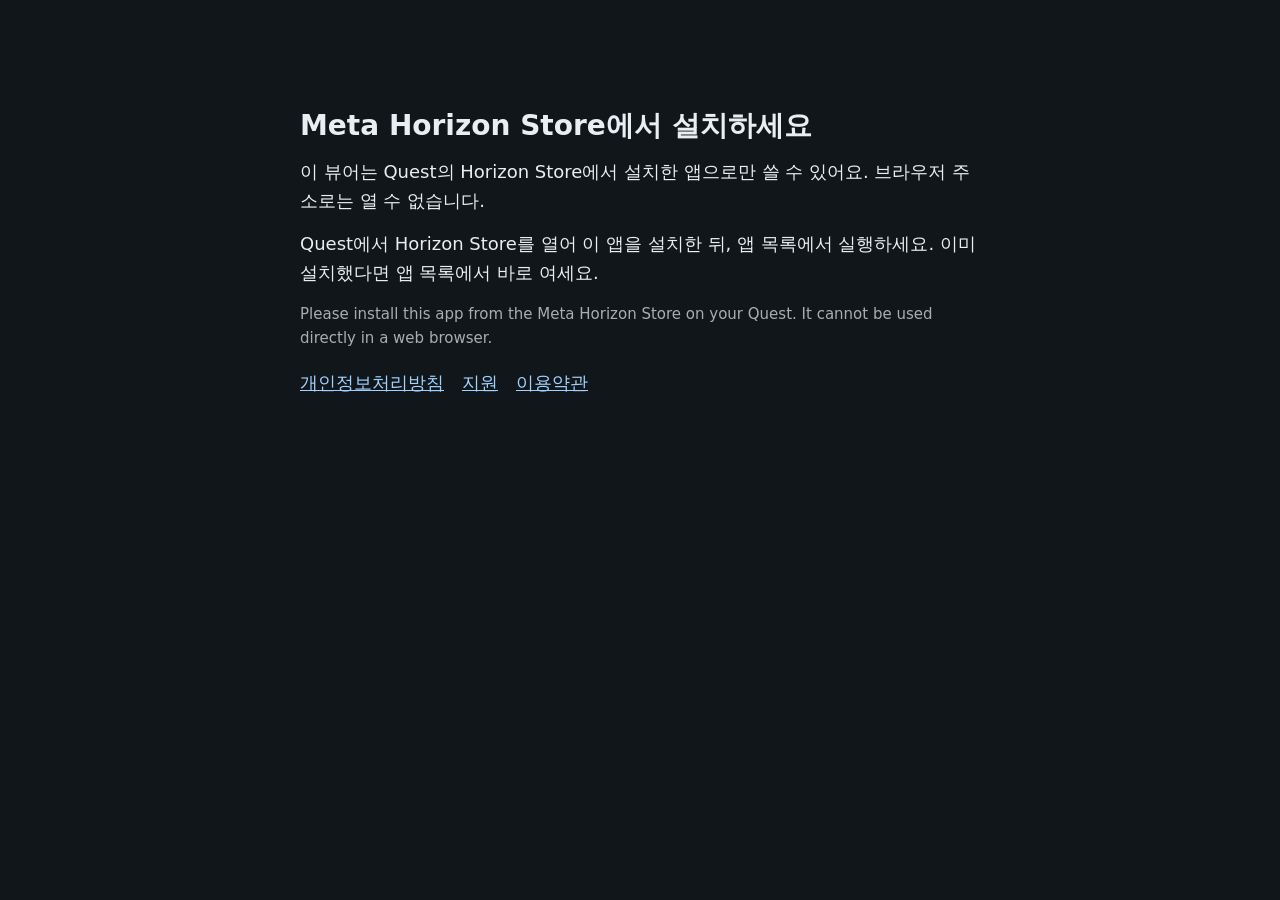
<file: sharp-gaussian-splatting-vr-toolkit/index.html>
<!doctype html>
<html lang="ko">
  <head>
    <meta charset="UTF-8" />
    <meta name="viewport" content="width=device-width, initial-scale=1.0" />
    <meta name="theme-color" content="#11161a" />
    <link rel="manifest" href="/sharp-gaussian-splatting-vr-toolkit/manifest.webmanifest" />
    <link rel="icon" type="image/png" sizes="192x192" href="/sharp-gaussian-splatting-vr-toolkit/icons/icon-192.png" />
    <link rel="apple-touch-icon" href="/sharp-gaussian-splatting-vr-toolkit/icons/apple-touch-icon.png" />
    <title>SHARP Quest Viewer</title>
    <script type="module" crossorigin src="/sharp-gaussian-splatting-vr-toolkit/assets/index-BC4L-KD7.js"></script>
  </head>
  <body>
    <div id="app"></div>
  </body>
</html>
</file>
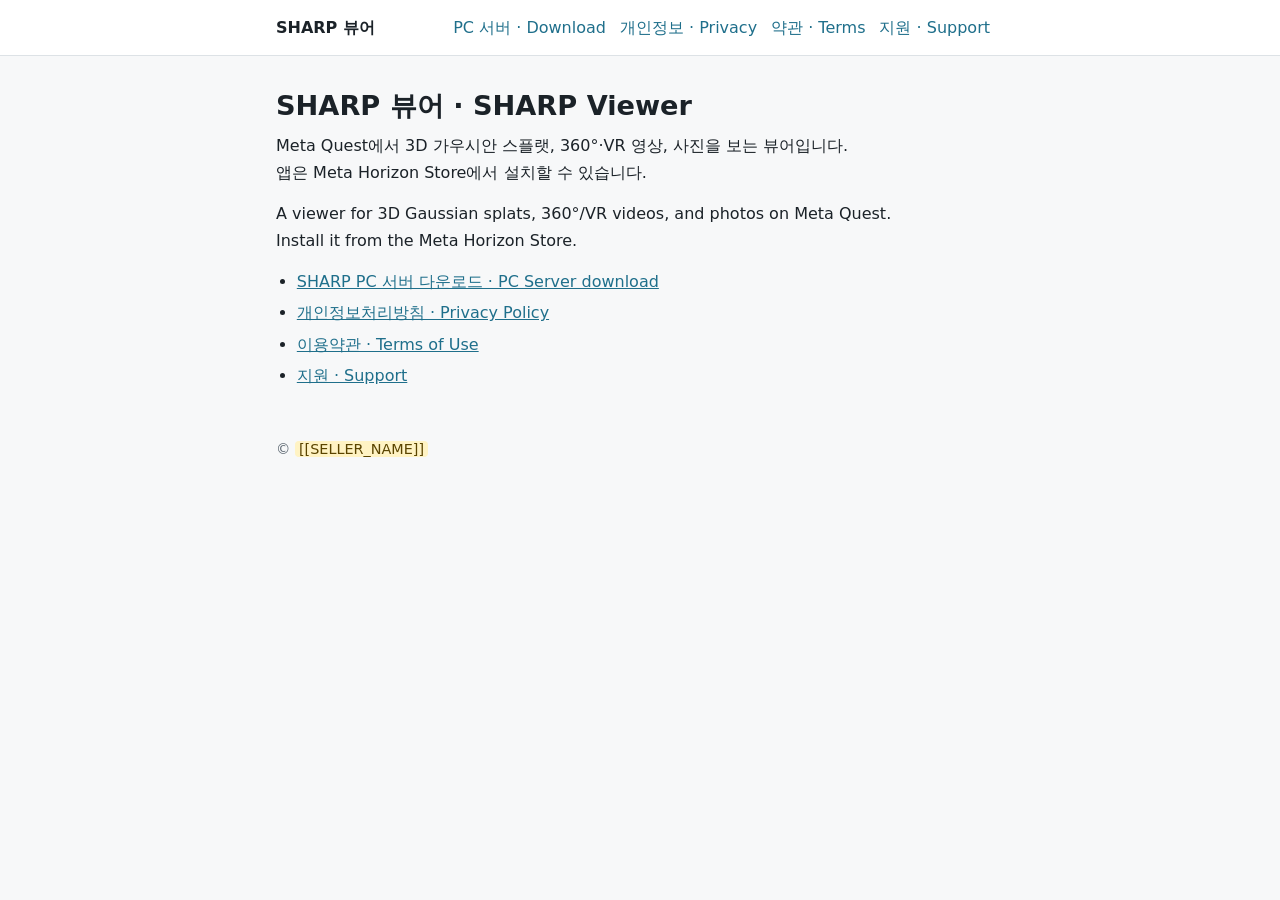
<file: sharp-quest/index.html>
<!doctype html>
<html lang="ko">
<head>
<meta charset="utf-8">
<meta name="viewport" content="width=device-width, initial-scale=1">
<title>SHARP 뷰어 안내 · SHARP Viewer</title>
<meta name="description" content="SHARP 뷰어(Meta Quest 앱)의 개인정보처리방침, 이용약관, 지원.">
<link rel="stylesheet" href="policy.css">
</head>
<body>
<header class="site"><div class="inner">
<a class="brand" href="./">SHARP 뷰어</a>
<nav><a href="download/">PC 서버 · Download</a><a href="privacy/">개인정보 · Privacy</a><a href="terms/">약관 · Terms</a><a href="support/">지원 · Support</a></nav>
</div></header>
<main>
<h1>SHARP 뷰어 · SHARP Viewer</h1>
<p>Meta Quest에서 3D 가우시안 스플랫, 360°·VR 영상, 사진을 보는 뷰어입니다.
앱은 Meta Horizon Store에서 설치할 수 있습니다.</p>
<p lang="en">A viewer for 3D Gaussian splats, 360°/VR videos, and photos on Meta Quest.
Install it from the Meta Horizon Store.</p>
<ul>
<li><a href="download/">SHARP PC 서버 다운로드 · PC Server download</a></li>
<li><a href="privacy/">개인정보처리방침 · Privacy Policy</a></li>
<li><a href="terms/">이용약관 · Terms of Use</a></li>
<li><a href="support/">지원 · Support</a></li>
</ul>
<footer>© <span class="fill">[[SELLER_NAME]]</span></footer>
</main>
</body>
</html>
</file>
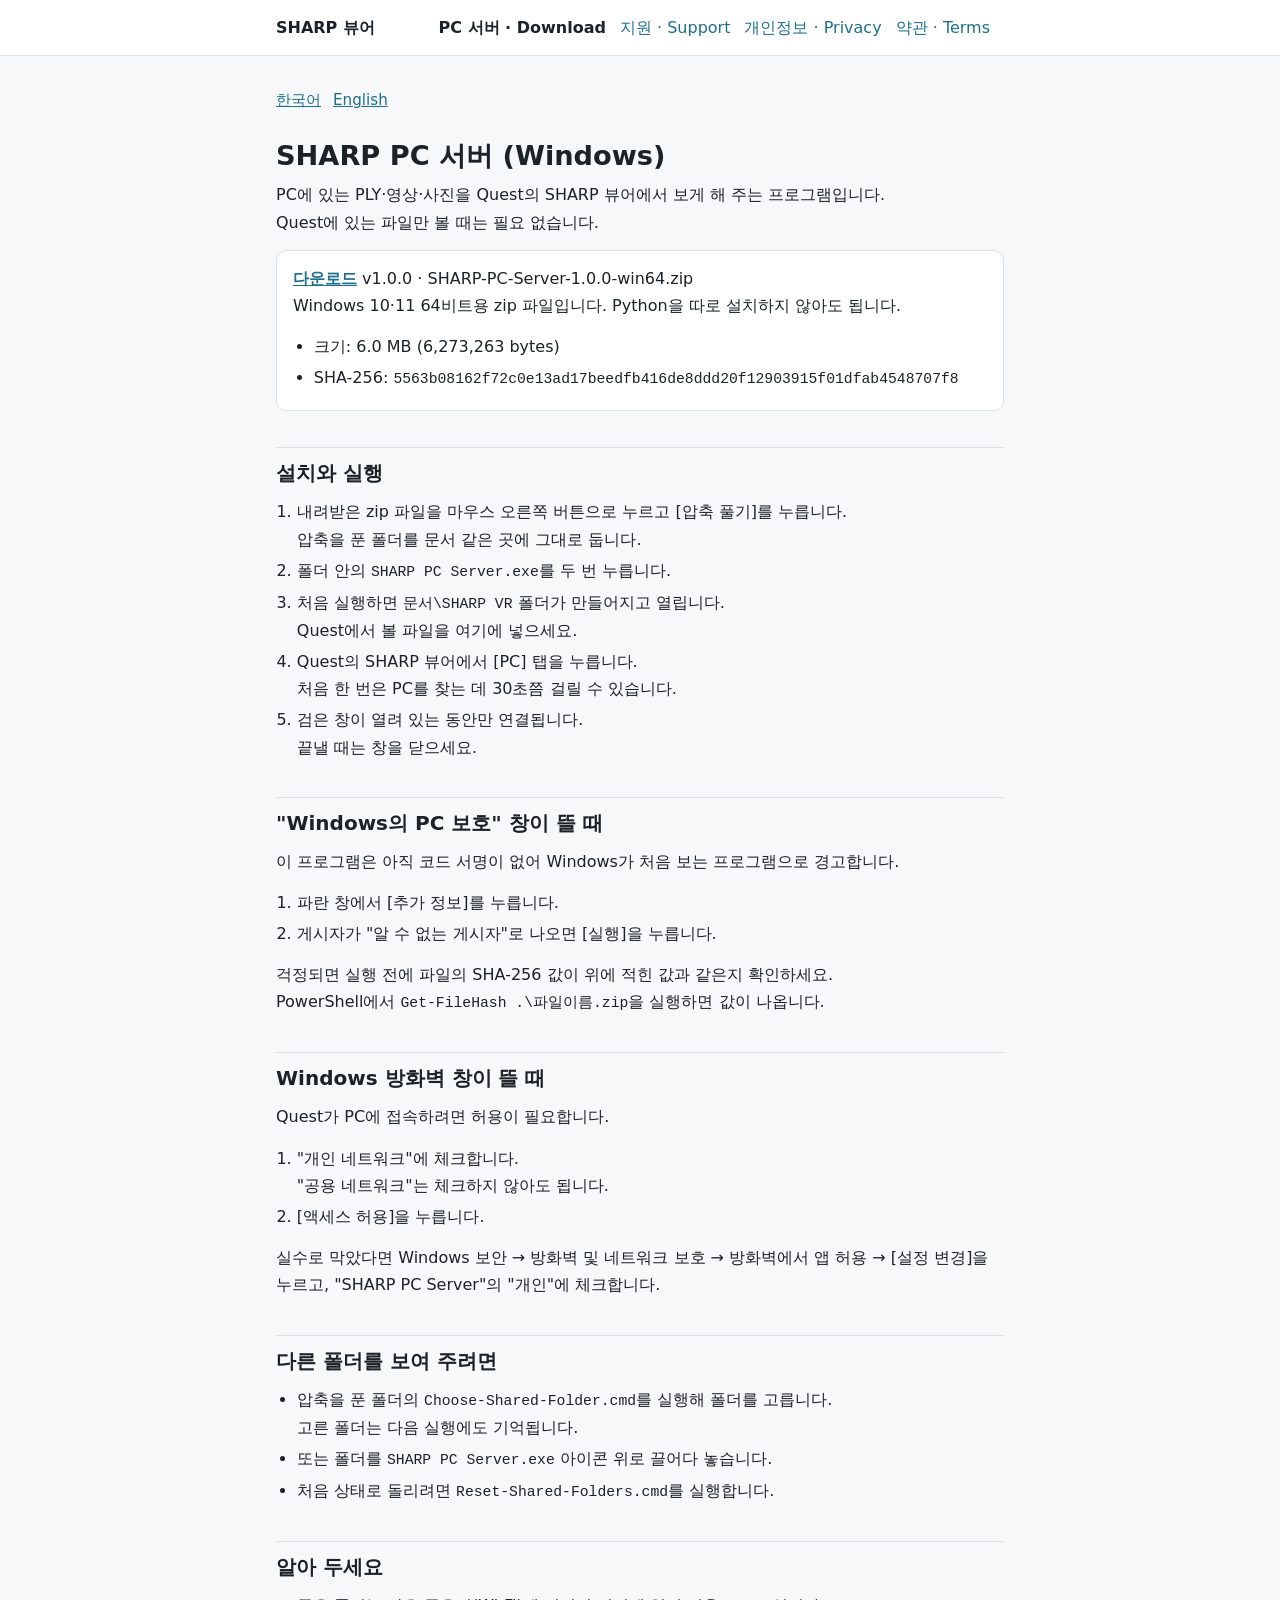
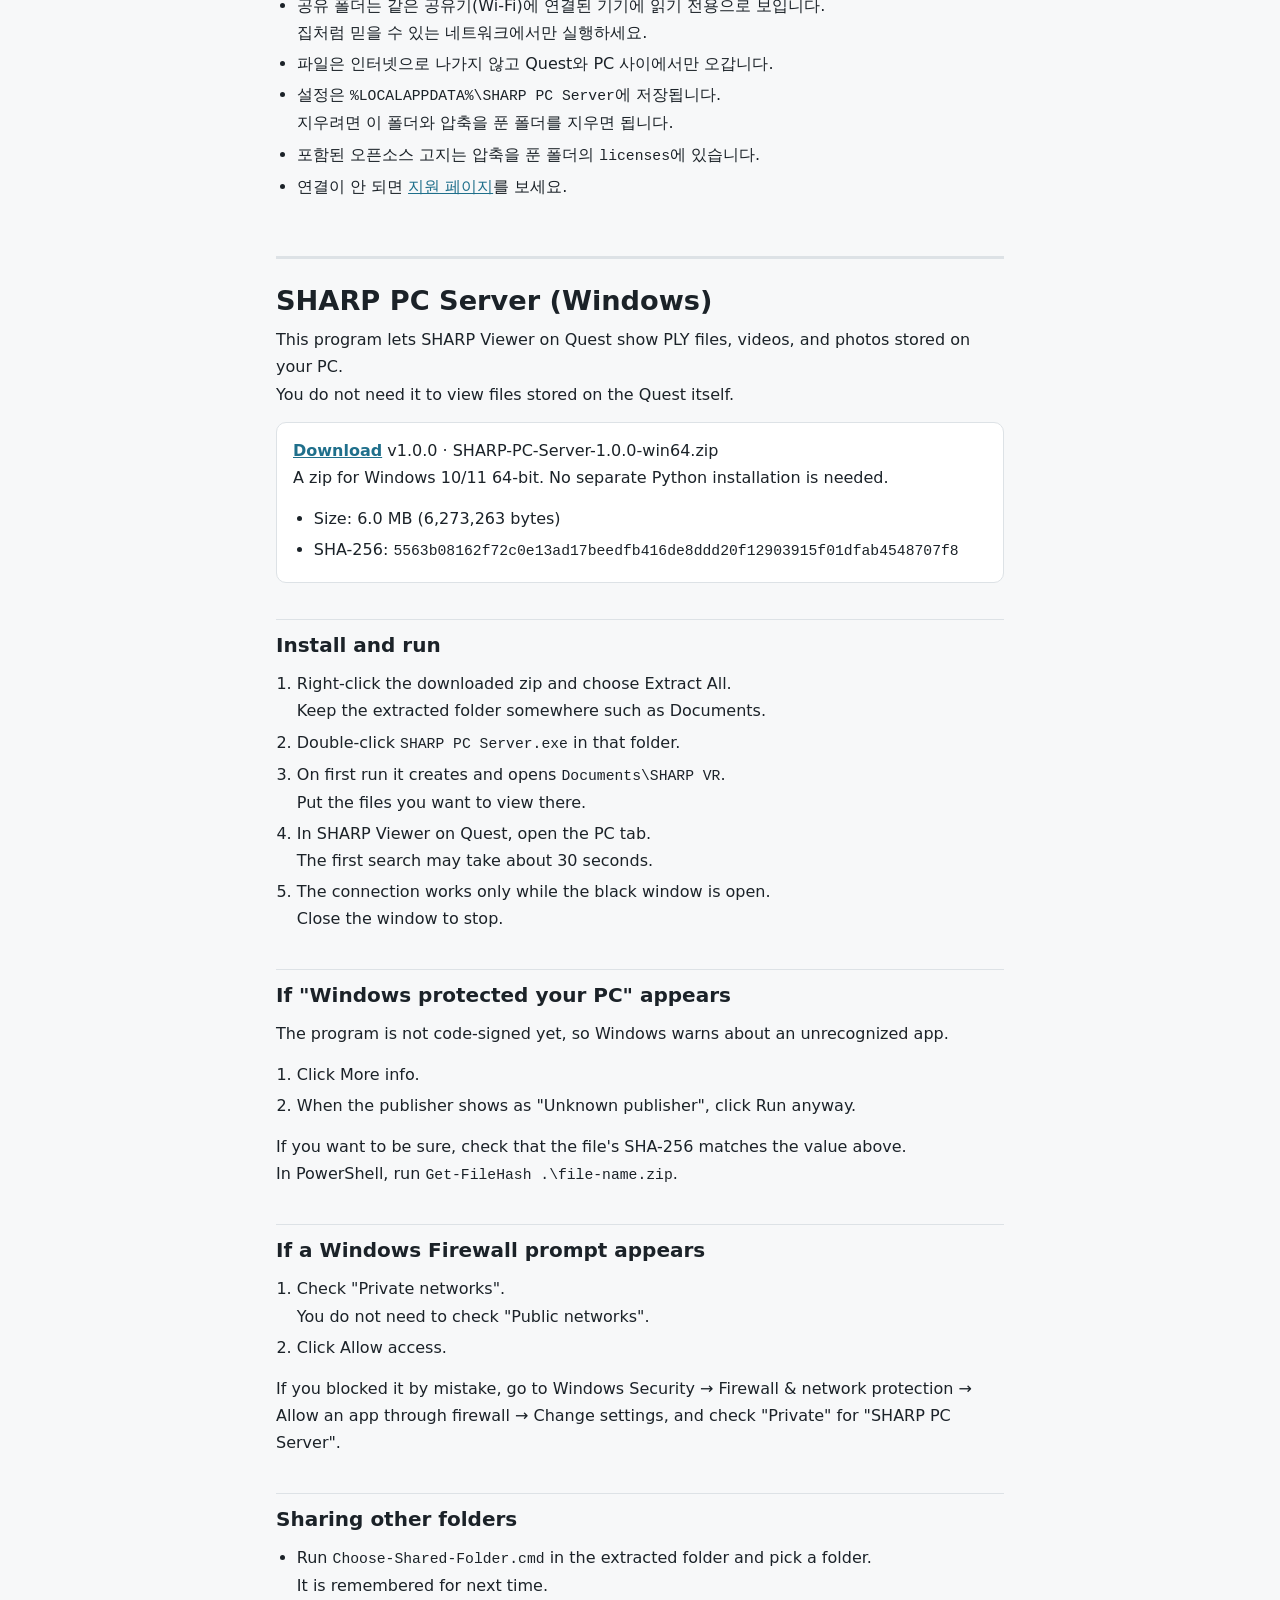
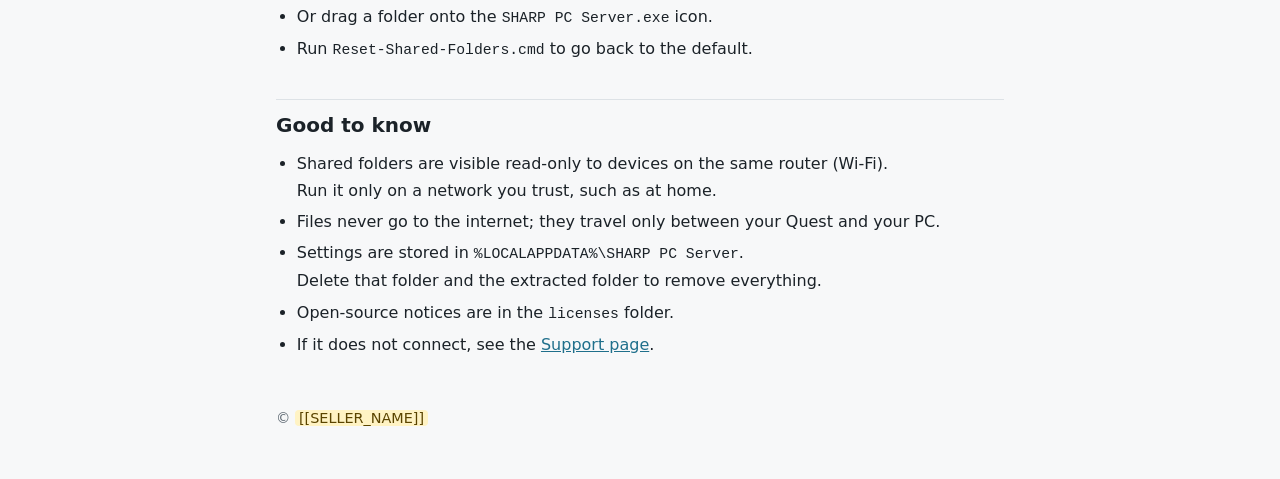
<file: sharp-quest/download/index.html>
<!doctype html>
<html lang="ko">
<head>
<meta charset="utf-8">
<meta name="viewport" content="width=device-width, initial-scale=1">
<title>SHARP PC 서버 다운로드 · Download</title>
<meta name="description" content="SHARP 뷰어에서 PC 파일을 보기 위한 Windows용 SHARP PC 서버 다운로드.">
<link rel="stylesheet" href="../policy.css">
</head>
<body>
<header class="site"><div class="inner">
<a class="brand" href="../">SHARP 뷰어</a>
<nav><a href="../download/" aria-current="page">PC 서버 · Download</a><a href="../support/">지원 · Support</a><a href="../privacy/">개인정보 · Privacy</a><a href="../terms/">약관 · Terms</a></nav>
</div></header>
<main>
<p class="lang-switch"><a href="#ko">한국어</a><a href="#en">English</a></p>

<section class="lang" id="ko" lang="ko">
<h1>SHARP PC 서버 (Windows)</h1>
<p>PC에 있는 PLY·영상·사진을 Quest의 SHARP 뷰어에서 보게 해 주는 프로그램입니다.
Quest에 있는 파일만 볼 때는 필요 없습니다.</p>

<div class="summary" data-download>
<p><strong><a data-link href="https://github.com/shimansKim/shimansKim.github.io/releases/latest">다운로드</a></strong> <span data-version></span>
Windows 10·11 64비트용 zip 파일입니다. Python을 따로 설치하지 않아도 됩니다.</p>
<ul>
<li>크기: <span data-size>릴리스 페이지에 표시</span></li>
<li>SHA-256: <code data-sha>릴리스 페이지에 표시</code></li>
</ul>
</div>

<h2>설치와 실행</h2>
<ol>
<li>내려받은 zip 파일을 마우스 오른쪽 버튼으로 누르고 [압축 풀기]를 누릅니다.
압축을 푼 폴더를 문서 같은 곳에 그대로 둡니다.</li>
<li>폴더 안의 <code>SHARP PC Server.exe</code>를 두 번 누릅니다.</li>
<li>처음 실행하면 <code>문서\SHARP VR</code> 폴더가 만들어지고 열립니다.
Quest에서 볼 파일을 여기에 넣으세요.</li>
<li>Quest의 SHARP 뷰어에서 [PC] 탭을 누릅니다.
처음 한 번은 PC를 찾는 데 30초쯤 걸릴 수 있습니다.</li>
<li>검은 창이 열려 있는 동안만 연결됩니다.
끝낼 때는 창을 닫으세요.</li>
</ol>

<h2>"Windows의 PC 보호" 창이 뜰 때</h2>
<p>이 프로그램은 아직 코드 서명이 없어 Windows가 처음 보는 프로그램으로 경고합니다.</p>
<ol>
<li>파란 창에서 [추가 정보]를 누릅니다.</li>
<li>게시자가 "알 수 없는 게시자"로 나오면 [실행]을 누릅니다.</li>
</ol>
<p>걱정되면 실행 전에 파일의 SHA-256 값이 위에 적힌 값과 같은지 확인하세요.
PowerShell에서 <code>Get-FileHash .\파일이름.zip</code>을 실행하면 값이 나옵니다.</p>

<h2>Windows 방화벽 창이 뜰 때</h2>
<p>Quest가 PC에 접속하려면 허용이 필요합니다.</p>
<ol>
<li>"개인 네트워크"에 체크합니다.
"공용 네트워크"는 체크하지 않아도 됩니다.</li>
<li>[액세스 허용]을 누릅니다.</li>
</ol>
<p>실수로 막았다면 Windows 보안 → 방화벽 및 네트워크 보호 → 방화벽에서 앱 허용 → [설정 변경]을 누르고, "SHARP PC Server"의 "개인"에 체크합니다.</p>

<h2>다른 폴더를 보여 주려면</h2>
<ul>
<li>압축을 푼 폴더의 <code>Choose-Shared-Folder.cmd</code>를 실행해 폴더를 고릅니다.
고른 폴더는 다음 실행에도 기억됩니다.</li>
<li>또는 폴더를 <code>SHARP PC Server.exe</code> 아이콘 위로 끌어다 놓습니다.</li>
<li>처음 상태로 돌리려면 <code>Reset-Shared-Folders.cmd</code>를 실행합니다.</li>
</ul>

<h2>알아 두세요</h2>
<ul>
<li>공유 폴더는 같은 공유기(Wi-Fi)에 연결된 기기에 읽기 전용으로 보입니다.
집처럼 믿을 수 있는 네트워크에서만 실행하세요.</li>
<li>파일은 인터넷으로 나가지 않고 Quest와 PC 사이에서만 오갑니다.</li>
<li>설정은 <code>%LOCALAPPDATA%\SHARP PC Server</code>에 저장됩니다.
지우려면 이 폴더와 압축을 푼 폴더를 지우면 됩니다.</li>
<li>포함된 오픈소스 고지는 압축을 푼 폴더의 <code>licenses</code>에 있습니다.</li>
<li>연결이 안 되면 <a href="../support/#ko">지원 페이지</a>를 보세요.</li>
</ul>
</section>

<section class="lang" id="en" lang="en">
<h1>SHARP PC Server (Windows)</h1>
<p>This program lets SHARP Viewer on Quest show PLY files, videos, and photos stored on your PC.
You do not need it to view files stored on the Quest itself.</p>

<div class="summary" data-download>
<p><strong><a data-link href="https://github.com/shimansKim/shimansKim.github.io/releases/latest">Download</a></strong> <span data-version></span>
A zip for Windows 10/11 64-bit. No separate Python installation is needed.</p>
<ul>
<li>Size: <span data-size>shown on the release page</span></li>
<li>SHA-256: <code data-sha>shown on the release page</code></li>
</ul>
</div>

<h2>Install and run</h2>
<ol>
<li>Right-click the downloaded zip and choose Extract All.
Keep the extracted folder somewhere such as Documents.</li>
<li>Double-click <code>SHARP PC Server.exe</code> in that folder.</li>
<li>On first run it creates and opens <code>Documents\SHARP VR</code>.
Put the files you want to view there.</li>
<li>In SHARP Viewer on Quest, open the PC tab.
The first search may take about 30 seconds.</li>
<li>The connection works only while the black window is open.
Close the window to stop.</li>
</ol>

<h2>If "Windows protected your PC" appears</h2>
<p>The program is not code-signed yet, so Windows warns about an unrecognized app.</p>
<ol>
<li>Click More info.</li>
<li>When the publisher shows as "Unknown publisher", click Run anyway.</li>
</ol>
<p>If you want to be sure, check that the file's SHA-256 matches the value above.
In PowerShell, run <code>Get-FileHash .\file-name.zip</code>.</p>

<h2>If a Windows Firewall prompt appears</h2>
<ol>
<li>Check "Private networks".
You do not need to check "Public networks".</li>
<li>Click Allow access.</li>
</ol>
<p>If you blocked it by mistake, go to Windows Security → Firewall &amp; network protection → Allow an app through firewall → Change settings, and check "Private" for "SHARP PC Server".</p>

<h2>Sharing other folders</h2>
<ul>
<li>Run <code>Choose-Shared-Folder.cmd</code> in the extracted folder and pick a folder.
It is remembered for next time.</li>
<li>Or drag a folder onto the <code>SHARP PC Server.exe</code> icon.</li>
<li>Run <code>Reset-Shared-Folders.cmd</code> to go back to the default.</li>
</ul>

<h2>Good to know</h2>
<ul>
<li>Shared folders are visible read-only to devices on the same router (Wi-Fi).
Run it only on a network you trust, such as at home.</li>
<li>Files never go to the internet; they travel only between your Quest and your PC.</li>
<li>Settings are stored in <code>%LOCALAPPDATA%\SHARP PC Server</code>.
Delete that folder and the extracted folder to remove everything.</li>
<li>Open-source notices are in the <code>licenses</code> folder.</li>
<li>If it does not connect, see the <a href="../support/#en">Support page</a>.</li>
</ul>
</section>

<footer>© <span class="fill">[[SELLER_NAME]]</span></footer>
</main>
<script>
(function () {
  fetch("/downloads/pc-server.json", { cache: "no-store" })
    .then(function (r) { return r.ok ? r.json() : null; })
    .then(function (meta) {
      if (!meta || !meta.url) return;
      var mb = (meta.size / 1048576).toFixed(1) + " MB (" + Number(meta.size).toLocaleString("en-US") + " bytes)";
      document.querySelectorAll("[data-download]").forEach(function (box) {
        box.querySelector("[data-link]").href = meta.url;
        box.querySelector("[data-version]").textContent = "v" + meta.version + " · " + meta.file;
        box.querySelector("[data-size]").textContent = mb;
        box.querySelector("[data-sha]").textContent = meta.sha256;
      });
    })
    .catch(function () {});
})();
</script>
</body>
</html>
</file>
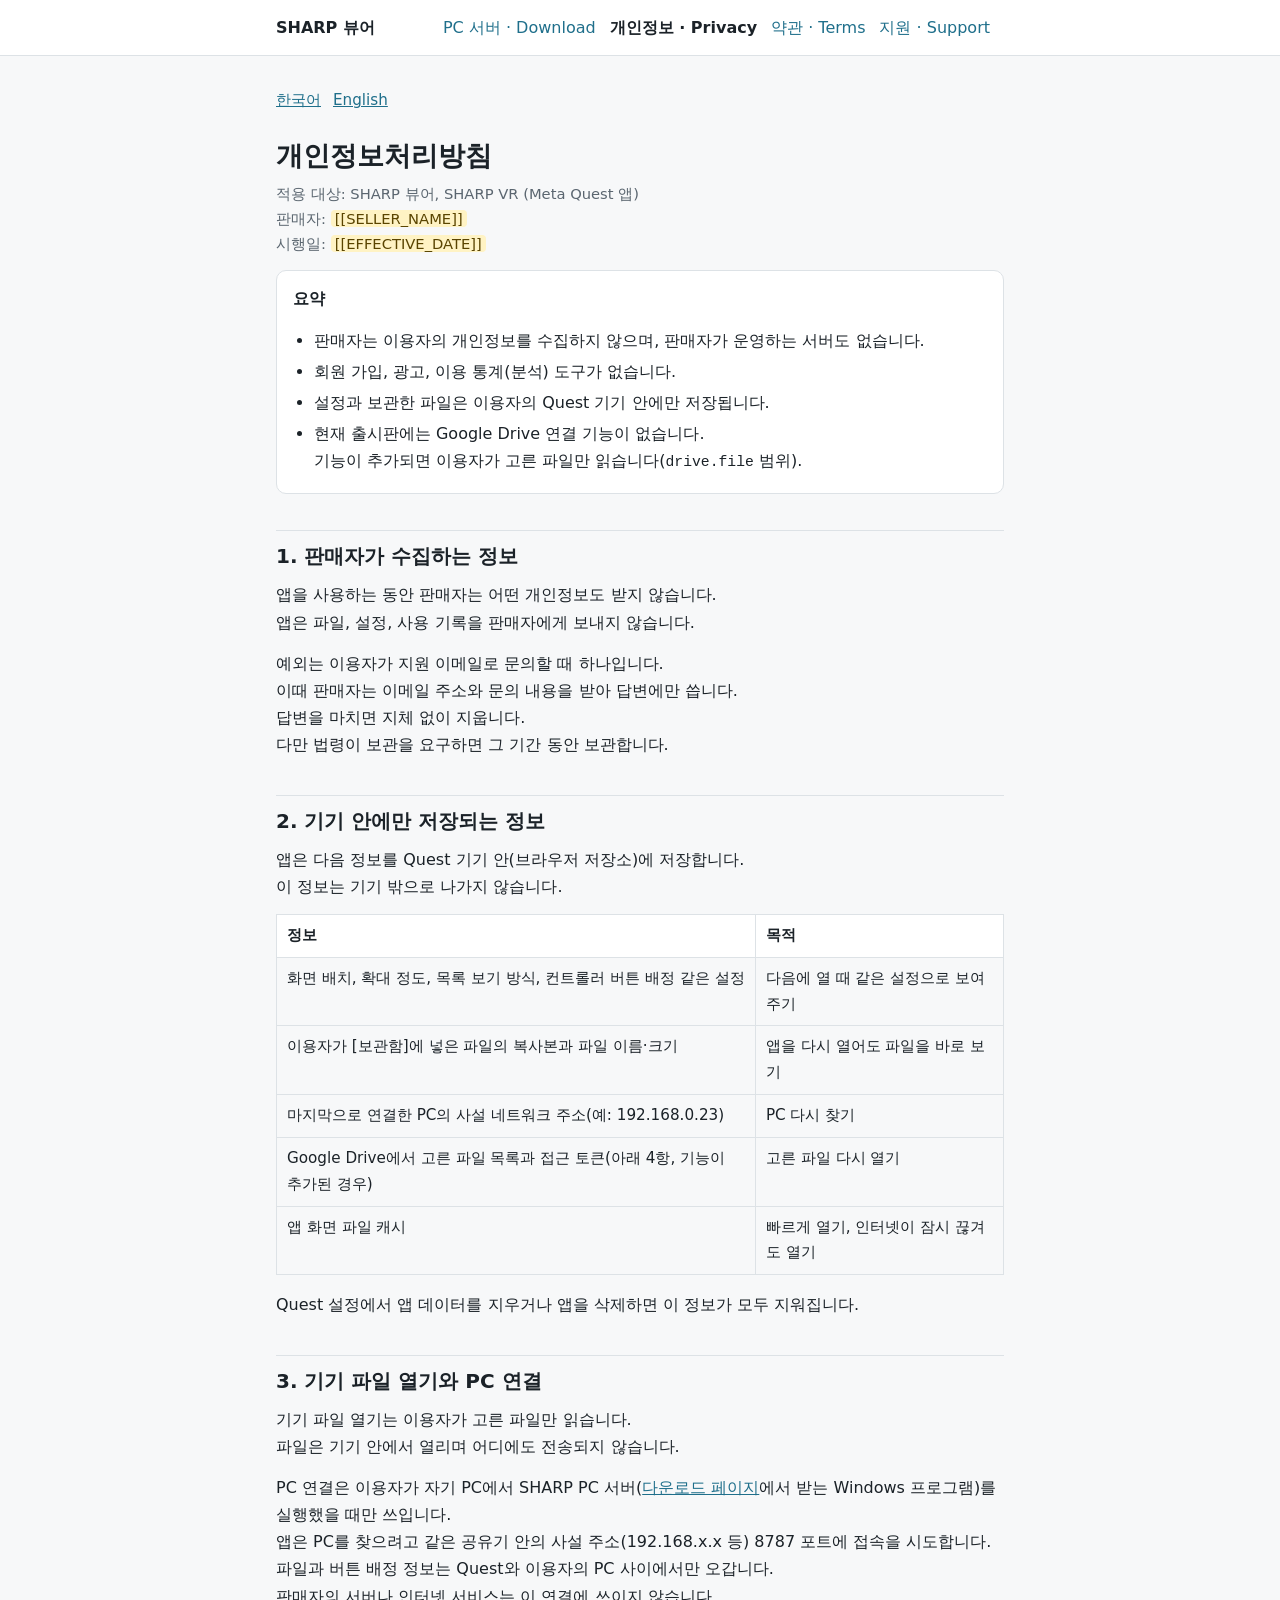
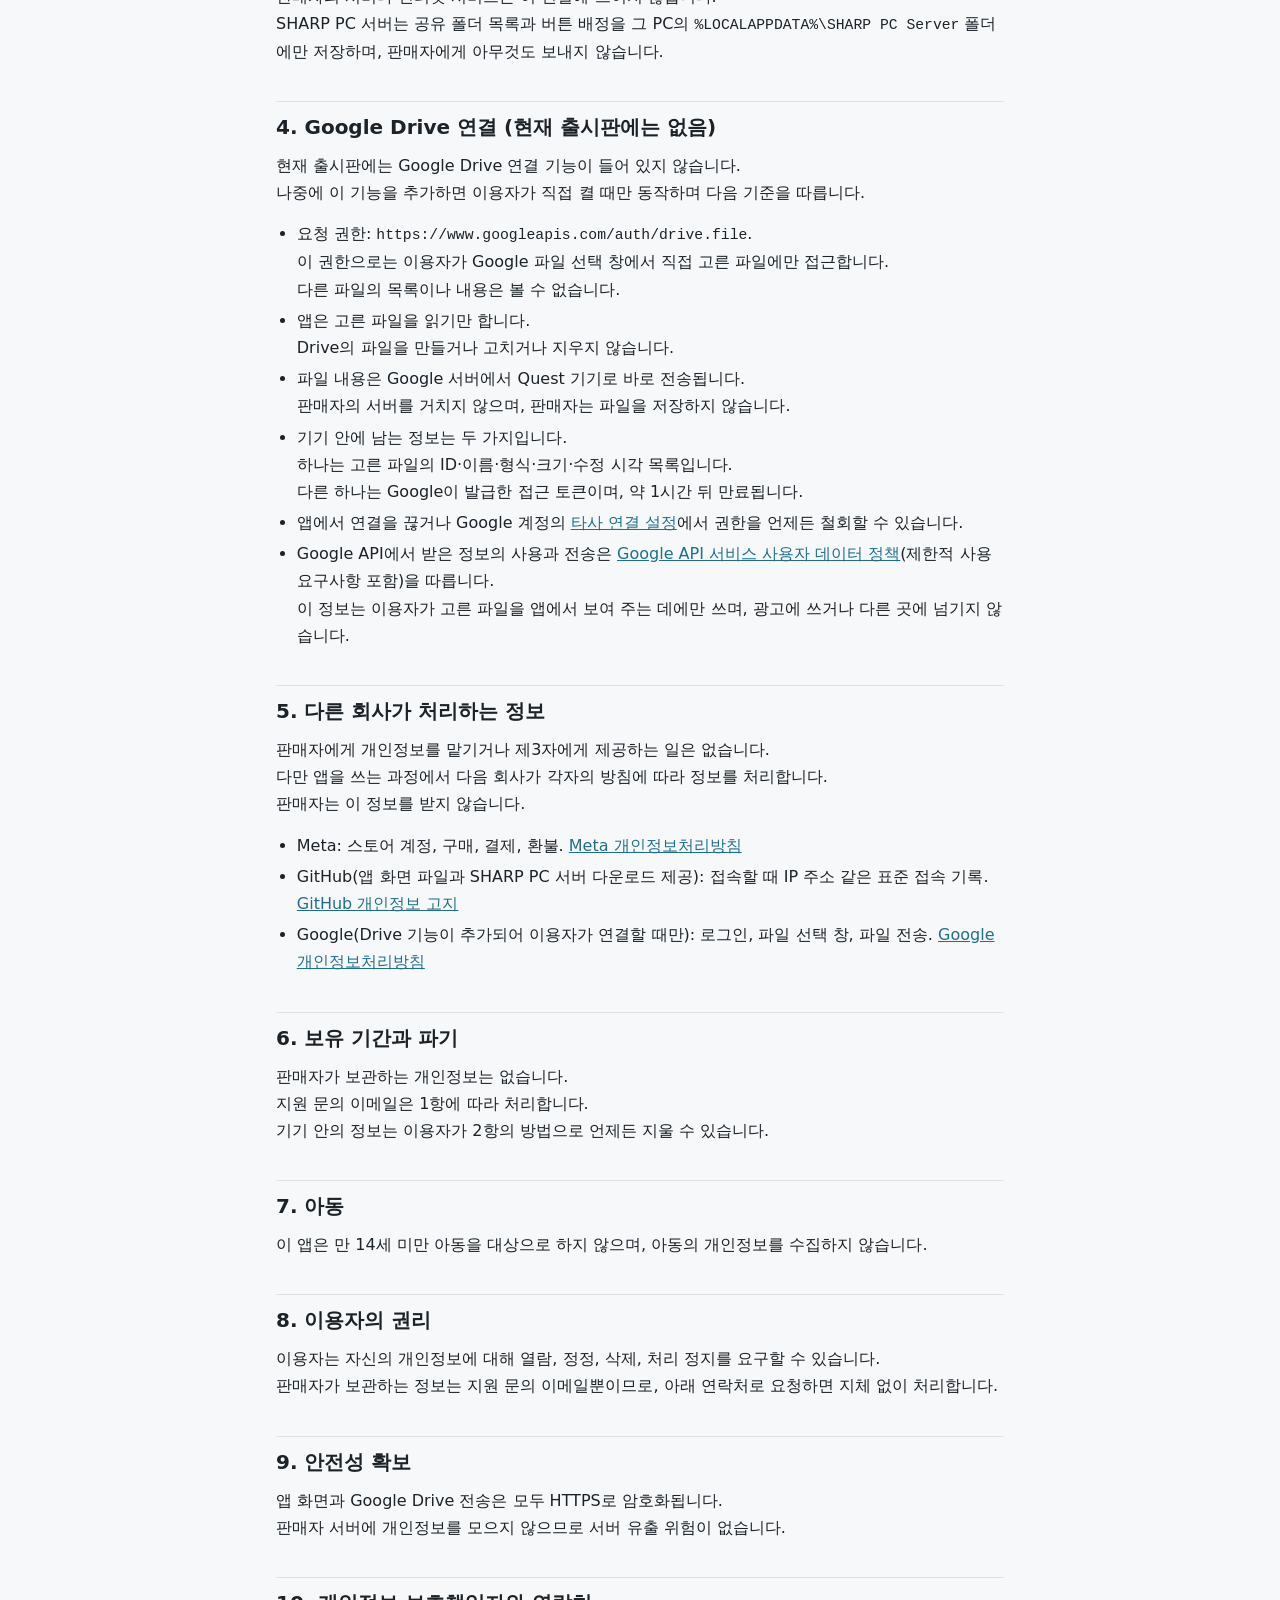
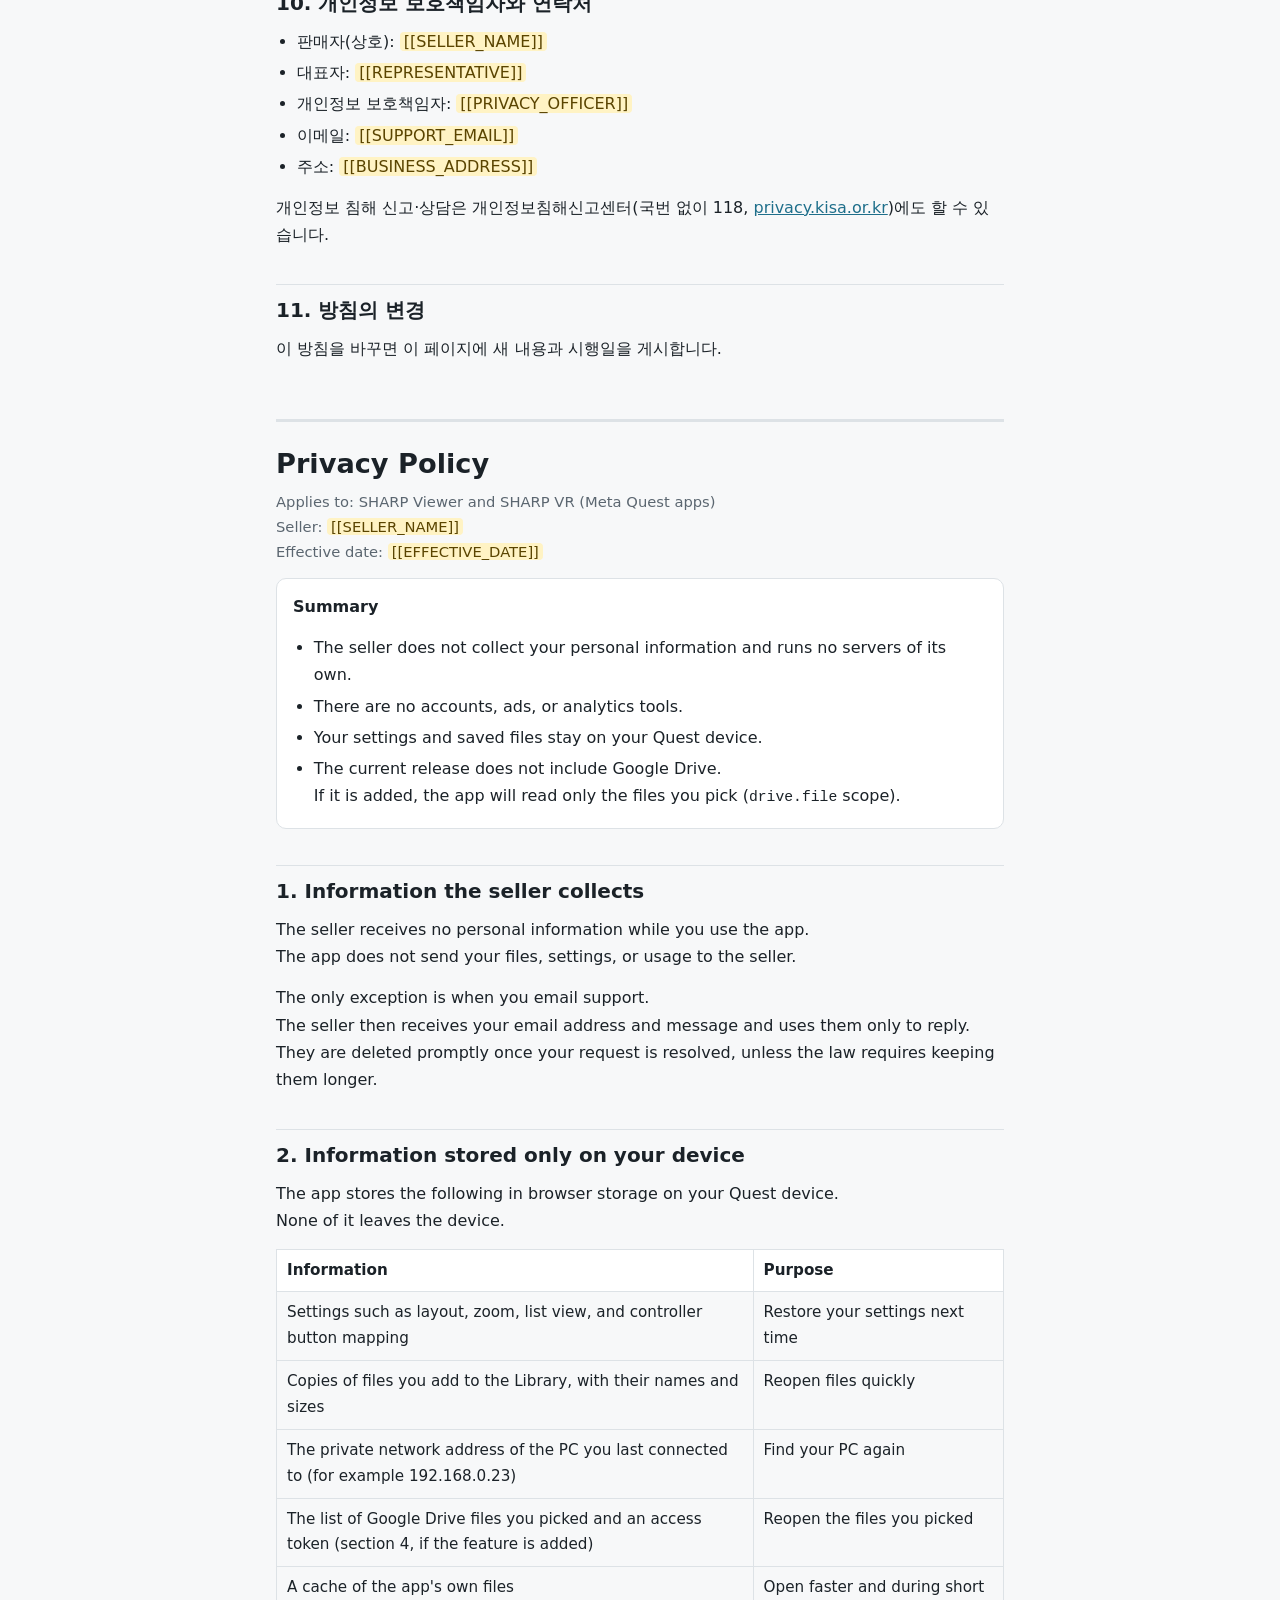
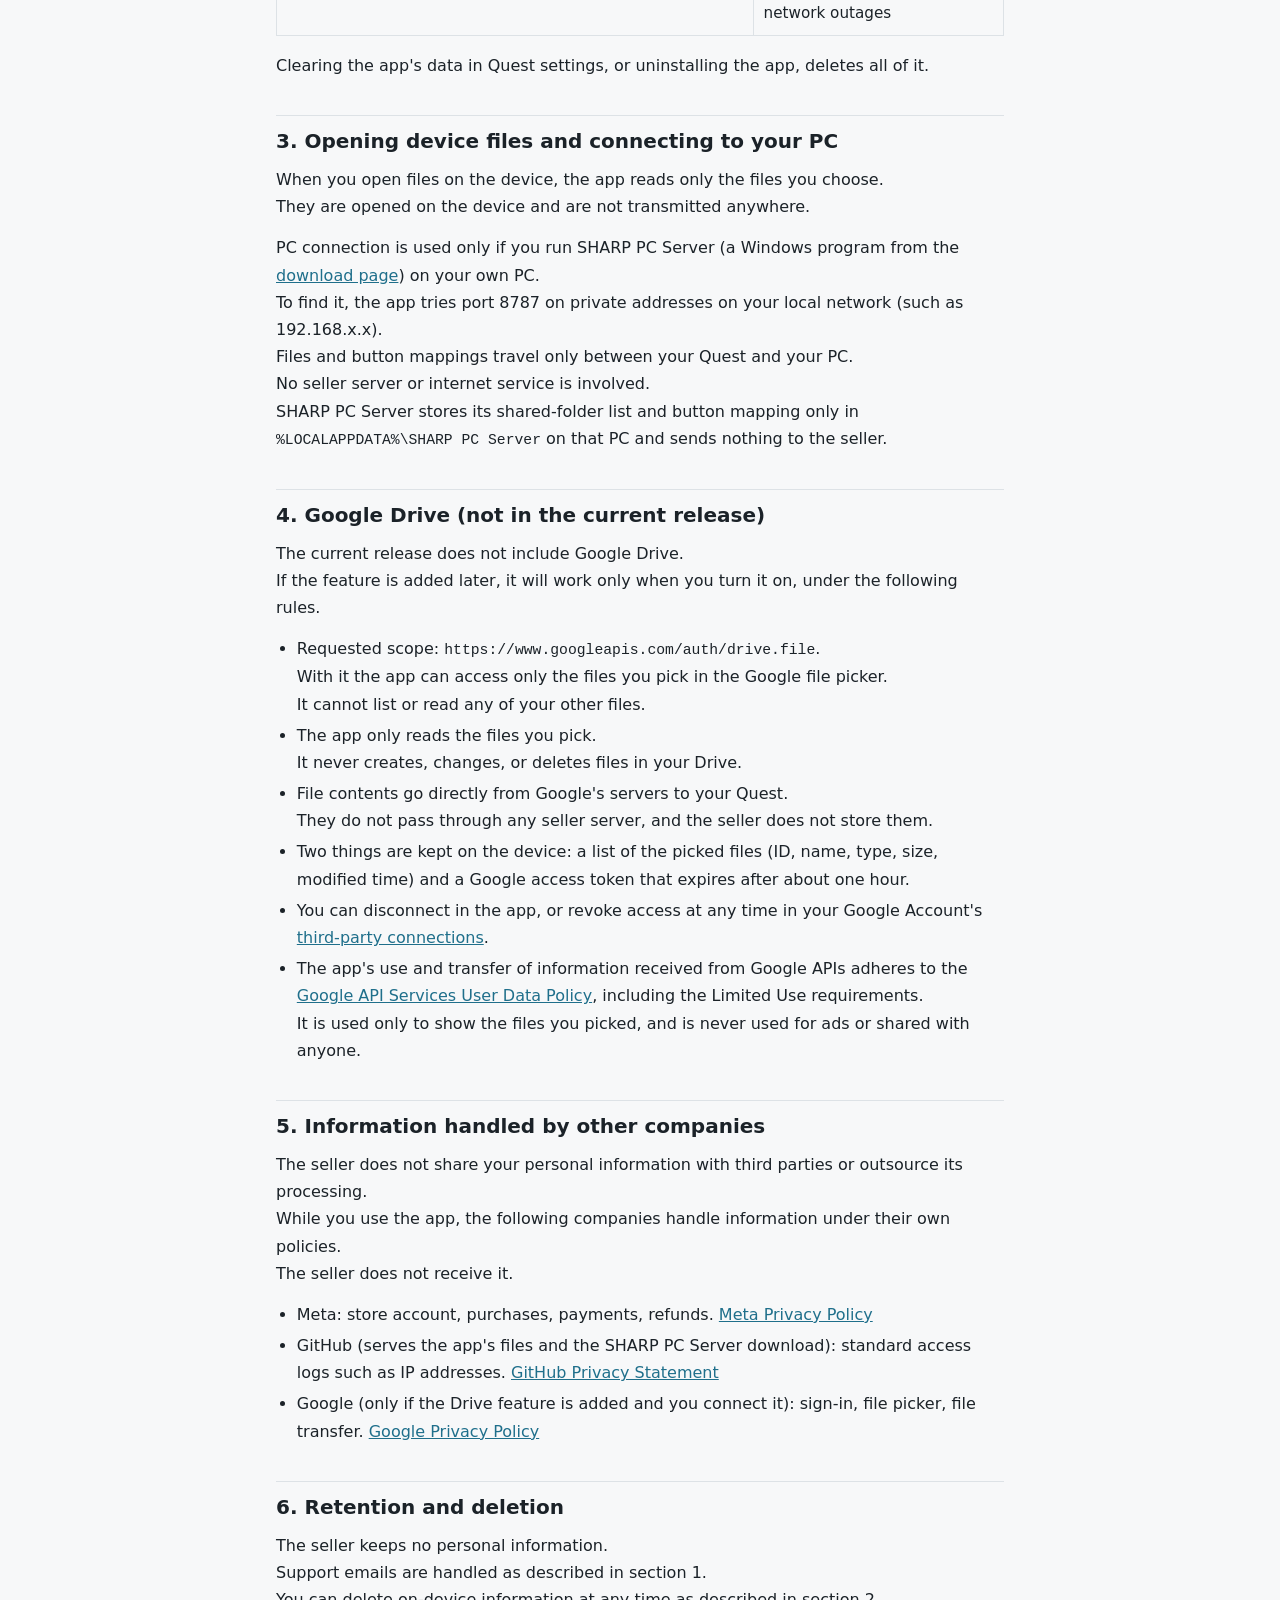
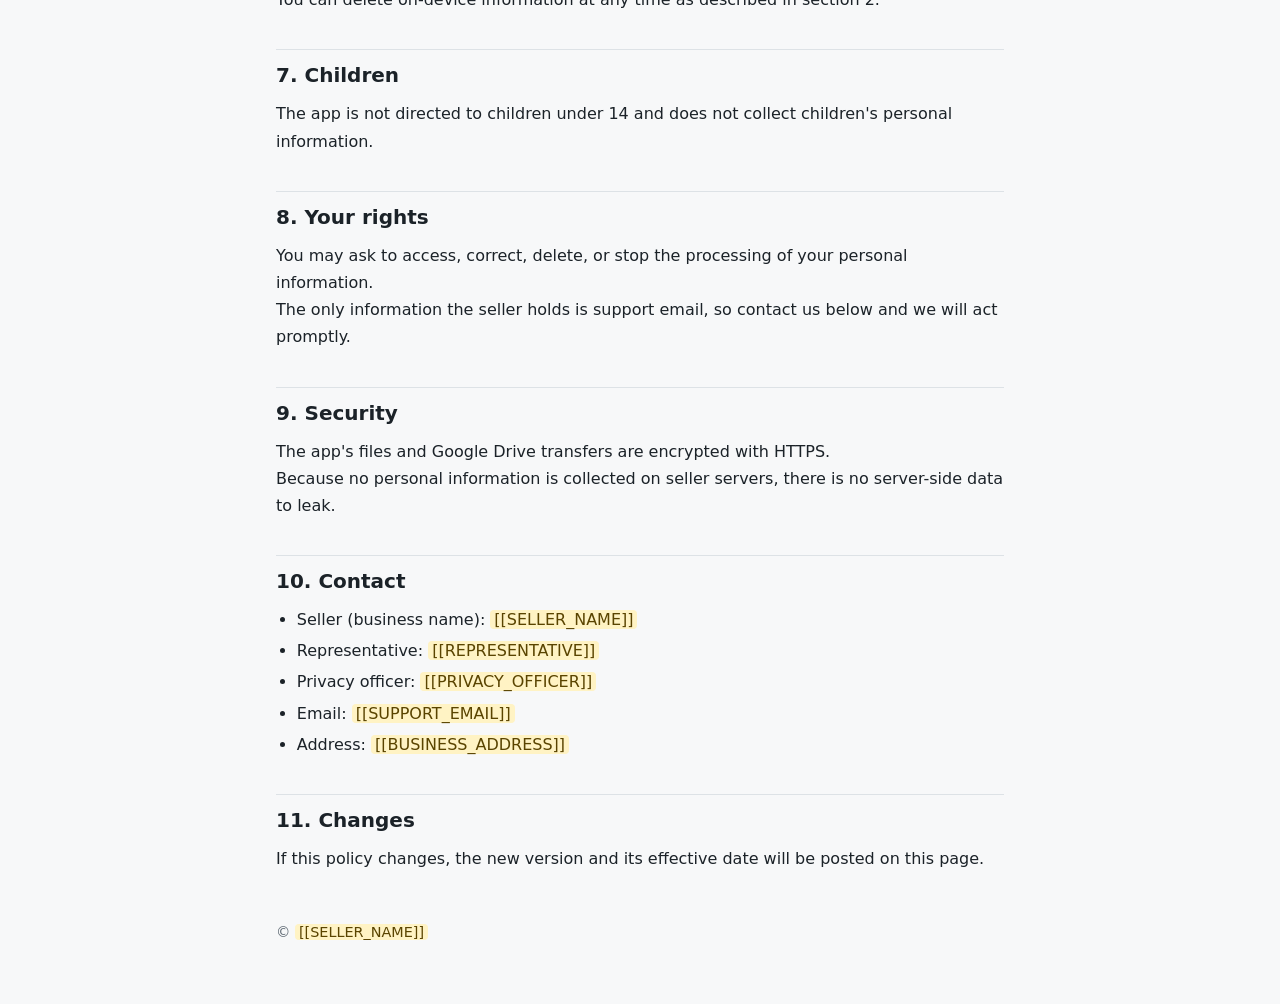
<file: sharp-quest/privacy/index.html>
<!doctype html>
<html lang="ko">
<head>
<meta charset="utf-8">
<meta name="viewport" content="width=device-width, initial-scale=1">
<title>SHARP 뷰어 개인정보처리방침 · Privacy Policy</title>
<meta name="description" content="SHARP 뷰어(Meta Quest 앱) 개인정보처리방침. Privacy Policy for SHARP Viewer.">
<link rel="stylesheet" href="../policy.css">
</head>
<body>
<header class="site"><div class="inner">
<a class="brand" href="../">SHARP 뷰어</a>
<nav><a href="../download/">PC 서버 · Download</a><a href="../privacy/" aria-current="page">개인정보 · Privacy</a><a href="../terms/">약관 · Terms</a><a href="../support/">지원 · Support</a></nav>
</div></header>
<main>
<p class="lang-switch"><a href="#ko">한국어</a><a href="#en">English</a></p>

<section class="lang" id="ko" lang="ko">
<h1>개인정보처리방침</h1>
<p class="meta">적용 대상: SHARP 뷰어, SHARP VR (Meta Quest 앱)
판매자: <span class="fill">[[SELLER_NAME]]</span>
시행일: <span class="fill">[[EFFECTIVE_DATE]]</span></p>

<div class="summary">
<p><strong>요약</strong></p>
<ul>
<li>판매자는 이용자의 개인정보를 수집하지 않으며, 판매자가 운영하는 서버도 없습니다.</li>
<li>회원 가입, 광고, 이용 통계(분석) 도구가 없습니다.</li>
<li>설정과 보관한 파일은 이용자의 Quest 기기 안에만 저장됩니다.</li>
<li>현재 출시판에는 Google Drive 연결 기능이 없습니다.
기능이 추가되면 이용자가 고른 파일만 읽습니다(<code>drive.file</code> 범위).</li>
</ul>
</div>

<h2>1. 판매자가 수집하는 정보</h2>
<p>앱을 사용하는 동안 판매자는 어떤 개인정보도 받지 않습니다.
앱은 파일, 설정, 사용 기록을 판매자에게 보내지 않습니다.</p>
<p>예외는 이용자가 지원 이메일로 문의할 때 하나입니다.
이때 판매자는 이메일 주소와 문의 내용을 받아 답변에만 씁니다.
답변을 마치면 지체 없이 지웁니다.
다만 법령이 보관을 요구하면 그 기간 동안 보관합니다.</p>

<h2>2. 기기 안에만 저장되는 정보</h2>
<p>앱은 다음 정보를 Quest 기기 안(브라우저 저장소)에 저장합니다.
이 정보는 기기 밖으로 나가지 않습니다.</p>
<div class="table-wrap"><table>
<tr><th>정보</th><th>목적</th></tr>
<tr><td>화면 배치, 확대 정도, 목록 보기 방식, 컨트롤러 버튼 배정 같은 설정</td><td>다음에 열 때 같은 설정으로 보여 주기</td></tr>
<tr><td>이용자가 [보관함]에 넣은 파일의 복사본과 파일 이름·크기</td><td>앱을 다시 열어도 파일을 바로 보기</td></tr>
<tr><td>마지막으로 연결한 PC의 사설 네트워크 주소(예: 192.168.0.23)</td><td>PC 다시 찾기</td></tr>
<tr><td>Google Drive에서 고른 파일 목록과 접근 토큰(아래 4항, 기능이 추가된 경우)</td><td>고른 파일 다시 열기</td></tr>
<tr><td>앱 화면 파일 캐시</td><td>빠르게 열기, 인터넷이 잠시 끊겨도 열기</td></tr>
</table></div>
<p>Quest 설정에서 앱 데이터를 지우거나 앱을 삭제하면 이 정보가 모두 지워집니다.</p>

<h2>3. 기기 파일 열기와 PC 연결</h2>
<p>기기 파일 열기는 이용자가 고른 파일만 읽습니다.
파일은 기기 안에서 열리며 어디에도 전송되지 않습니다.</p>
<p>PC 연결은 이용자가 자기 PC에서 SHARP PC 서버(<a href="../download/">다운로드 페이지</a>에서 받는 Windows 프로그램)를 실행했을 때만 쓰입니다.
앱은 PC를 찾으려고 같은 공유기 안의 사설 주소(192.168.x.x 등) 8787 포트에 접속을 시도합니다.
파일과 버튼 배정 정보는 Quest와 이용자의 PC 사이에서만 오갑니다.
판매자의 서버나 인터넷 서비스는 이 연결에 쓰이지 않습니다.
SHARP PC 서버는 공유 폴더 목록과 버튼 배정을 그 PC의 <code>%LOCALAPPDATA%\SHARP PC Server</code> 폴더에만 저장하며, 판매자에게 아무것도 보내지 않습니다.</p>

<h2>4. Google Drive 연결 (현재 출시판에는 없음)</h2>
<p>현재 출시판에는 Google Drive 연결 기능이 들어 있지 않습니다.
나중에 이 기능을 추가하면 이용자가 직접 켤 때만 동작하며 다음 기준을 따릅니다.</p>
<ul>
<li>요청 권한: <code>https://www.googleapis.com/auth/drive.file</code>.
이 권한으로는 이용자가 Google 파일 선택 창에서 직접 고른 파일에만 접근합니다.
다른 파일의 목록이나 내용은 볼 수 없습니다.</li>
<li>앱은 고른 파일을 읽기만 합니다.
Drive의 파일을 만들거나 고치거나 지우지 않습니다.</li>
<li>파일 내용은 Google 서버에서 Quest 기기로 바로 전송됩니다.
판매자의 서버를 거치지 않으며, 판매자는 파일을 저장하지 않습니다.</li>
<li>기기 안에 남는 정보는 두 가지입니다.
하나는 고른 파일의 ID·이름·형식·크기·수정 시각 목록입니다.
다른 하나는 Google이 발급한 접근 토큰이며, 약 1시간 뒤 만료됩니다.</li>
<li>앱에서 연결을 끊거나 Google 계정의 <a href="https://myaccount.google.com/connections">타사 연결 설정</a>에서 권한을 언제든 철회할 수 있습니다.</li>
<li>Google API에서 받은 정보의 사용과 전송은 <a href="https://developers.google.com/terms/api-services-user-data-policy">Google API 서비스 사용자 데이터 정책</a>(제한적 사용 요구사항 포함)을 따릅니다.
이 정보는 이용자가 고른 파일을 앱에서 보여 주는 데에만 쓰며, 광고에 쓰거나 다른 곳에 넘기지 않습니다.</li>
</ul>

<h2>5. 다른 회사가 처리하는 정보</h2>
<p>판매자에게 개인정보를 맡기거나 제3자에게 제공하는 일은 없습니다.
다만 앱을 쓰는 과정에서 다음 회사가 각자의 방침에 따라 정보를 처리합니다.
판매자는 이 정보를 받지 않습니다.</p>
<ul>
<li>Meta: 스토어 계정, 구매, 결제, 환불. <a href="https://www.meta.com/legal/privacy-policy/">Meta 개인정보처리방침</a></li>
<li>GitHub(앱 화면 파일과 SHARP PC 서버 다운로드 제공): 접속할 때 IP 주소 같은 표준 접속 기록. <a href="https://docs.github.com/site-policy/privacy-policies/github-general-privacy-statement">GitHub 개인정보 고지</a></li>
<li>Google(Drive 기능이 추가되어 이용자가 연결할 때만): 로그인, 파일 선택 창, 파일 전송. <a href="https://policies.google.com/privacy">Google 개인정보처리방침</a></li>
</ul>

<h2>6. 보유 기간과 파기</h2>
<p>판매자가 보관하는 개인정보는 없습니다.
지원 문의 이메일은 1항에 따라 처리합니다.
기기 안의 정보는 이용자가 2항의 방법으로 언제든 지울 수 있습니다.</p>

<h2>7. 아동</h2>
<p>이 앱은 만 14세 미만 아동을 대상으로 하지 않으며, 아동의 개인정보를 수집하지 않습니다.</p>

<h2>8. 이용자의 권리</h2>
<p>이용자는 자신의 개인정보에 대해 열람, 정정, 삭제, 처리 정지를 요구할 수 있습니다.
판매자가 보관하는 정보는 지원 문의 이메일뿐이므로, 아래 연락처로 요청하면 지체 없이 처리합니다.</p>

<h2>9. 안전성 확보</h2>
<p>앱 화면과 Google Drive 전송은 모두 HTTPS로 암호화됩니다.
판매자 서버에 개인정보를 모으지 않으므로 서버 유출 위험이 없습니다.</p>

<h2>10. 개인정보 보호책임자와 연락처</h2>
<ul>
<li>판매자(상호): <span class="fill">[[SELLER_NAME]]</span></li>
<li>대표자: <span class="fill">[[REPRESENTATIVE]]</span></li>
<li>개인정보 보호책임자: <span class="fill">[[PRIVACY_OFFICER]]</span></li>
<li>이메일: <span class="fill">[[SUPPORT_EMAIL]]</span></li>
<li>주소: <span class="fill">[[BUSINESS_ADDRESS]]</span></li>
</ul>
<p>개인정보 침해 신고·상담은 개인정보침해신고센터(국번 없이 118, <a href="https://privacy.kisa.or.kr">privacy.kisa.or.kr</a>)에도 할 수 있습니다.</p>

<h2>11. 방침의 변경</h2>
<p>이 방침을 바꾸면 이 페이지에 새 내용과 시행일을 게시합니다.</p>
</section>

<section class="lang" id="en" lang="en">
<h1>Privacy Policy</h1>
<p class="meta">Applies to: SHARP Viewer and SHARP VR (Meta Quest apps)
Seller: <span class="fill">[[SELLER_NAME]]</span>
Effective date: <span class="fill">[[EFFECTIVE_DATE]]</span></p>

<div class="summary">
<p><strong>Summary</strong></p>
<ul>
<li>The seller does not collect your personal information and runs no servers of its own.</li>
<li>There are no accounts, ads, or analytics tools.</li>
<li>Your settings and saved files stay on your Quest device.</li>
<li>The current release does not include Google Drive.
If it is added, the app will read only the files you pick (<code>drive.file</code> scope).</li>
</ul>
</div>

<h2>1. Information the seller collects</h2>
<p>The seller receives no personal information while you use the app.
The app does not send your files, settings, or usage to the seller.</p>
<p>The only exception is when you email support.
The seller then receives your email address and message and uses them only to reply.
They are deleted promptly once your request is resolved, unless the law requires keeping them longer.</p>

<h2>2. Information stored only on your device</h2>
<p>The app stores the following in browser storage on your Quest device.
None of it leaves the device.</p>
<div class="table-wrap"><table>
<tr><th>Information</th><th>Purpose</th></tr>
<tr><td>Settings such as layout, zoom, list view, and controller button mapping</td><td>Restore your settings next time</td></tr>
<tr><td>Copies of files you add to the Library, with their names and sizes</td><td>Reopen files quickly</td></tr>
<tr><td>The private network address of the PC you last connected to (for example 192.168.0.23)</td><td>Find your PC again</td></tr>
<tr><td>The list of Google Drive files you picked and an access token (section 4, if the feature is added)</td><td>Reopen the files you picked</td></tr>
<tr><td>A cache of the app's own files</td><td>Open faster and during short network outages</td></tr>
</table></div>
<p>Clearing the app's data in Quest settings, or uninstalling the app, deletes all of it.</p>

<h2>3. Opening device files and connecting to your PC</h2>
<p>When you open files on the device, the app reads only the files you choose.
They are opened on the device and are not transmitted anywhere.</p>
<p>PC connection is used only if you run SHARP PC Server (a Windows program from the <a href="../download/">download page</a>) on your own PC.
To find it, the app tries port 8787 on private addresses on your local network (such as 192.168.x.x).
Files and button mappings travel only between your Quest and your PC.
No seller server or internet service is involved.
SHARP PC Server stores its shared-folder list and button mapping only in <code>%LOCALAPPDATA%\SHARP PC Server</code> on that PC and sends nothing to the seller.</p>

<h2>4. Google Drive (not in the current release)</h2>
<p>The current release does not include Google Drive.
If the feature is added later, it will work only when you turn it on, under the following rules.</p>
<ul>
<li>Requested scope: <code>https://www.googleapis.com/auth/drive.file</code>.
With it the app can access only the files you pick in the Google file picker.
It cannot list or read any of your other files.</li>
<li>The app only reads the files you pick.
It never creates, changes, or deletes files in your Drive.</li>
<li>File contents go directly from Google's servers to your Quest.
They do not pass through any seller server, and the seller does not store them.</li>
<li>Two things are kept on the device: a list of the picked files (ID, name, type, size, modified time) and a Google access token that expires after about one hour.</li>
<li>You can disconnect in the app, or revoke access at any time in your Google Account's <a href="https://myaccount.google.com/connections">third-party connections</a>.</li>
<li>The app's use and transfer of information received from Google APIs adheres to the <a href="https://developers.google.com/terms/api-services-user-data-policy">Google API Services User Data Policy</a>, including the Limited Use requirements.
It is used only to show the files you picked, and is never used for ads or shared with anyone.</li>
</ul>

<h2>5. Information handled by other companies</h2>
<p>The seller does not share your personal information with third parties or outsource its processing.
While you use the app, the following companies handle information under their own policies.
The seller does not receive it.</p>
<ul>
<li>Meta: store account, purchases, payments, refunds. <a href="https://www.meta.com/legal/privacy-policy/">Meta Privacy Policy</a></li>
<li>GitHub (serves the app's files and the SHARP PC Server download): standard access logs such as IP addresses. <a href="https://docs.github.com/site-policy/privacy-policies/github-general-privacy-statement">GitHub Privacy Statement</a></li>
<li>Google (only if the Drive feature is added and you connect it): sign-in, file picker, file transfer. <a href="https://policies.google.com/privacy">Google Privacy Policy</a></li>
</ul>

<h2>6. Retention and deletion</h2>
<p>The seller keeps no personal information.
Support emails are handled as described in section 1.
You can delete on-device information at any time as described in section 2.</p>

<h2>7. Children</h2>
<p>The app is not directed to children under 14 and does not collect children's personal information.</p>

<h2>8. Your rights</h2>
<p>You may ask to access, correct, delete, or stop the processing of your personal information.
The only information the seller holds is support email, so contact us below and we will act promptly.</p>

<h2>9. Security</h2>
<p>The app's files and Google Drive transfers are encrypted with HTTPS.
Because no personal information is collected on seller servers, there is no server-side data to leak.</p>

<h2>10. Contact</h2>
<ul>
<li>Seller (business name): <span class="fill">[[SELLER_NAME]]</span></li>
<li>Representative: <span class="fill">[[REPRESENTATIVE]]</span></li>
<li>Privacy officer: <span class="fill">[[PRIVACY_OFFICER]]</span></li>
<li>Email: <span class="fill">[[SUPPORT_EMAIL]]</span></li>
<li>Address: <span class="fill">[[BUSINESS_ADDRESS]]</span></li>
</ul>

<h2>11. Changes</h2>
<p>If this policy changes, the new version and its effective date will be posted on this page.</p>
</section>

<footer>© <span class="fill">[[SELLER_NAME]]</span></footer>
</main>
</body>
</html>
</file>
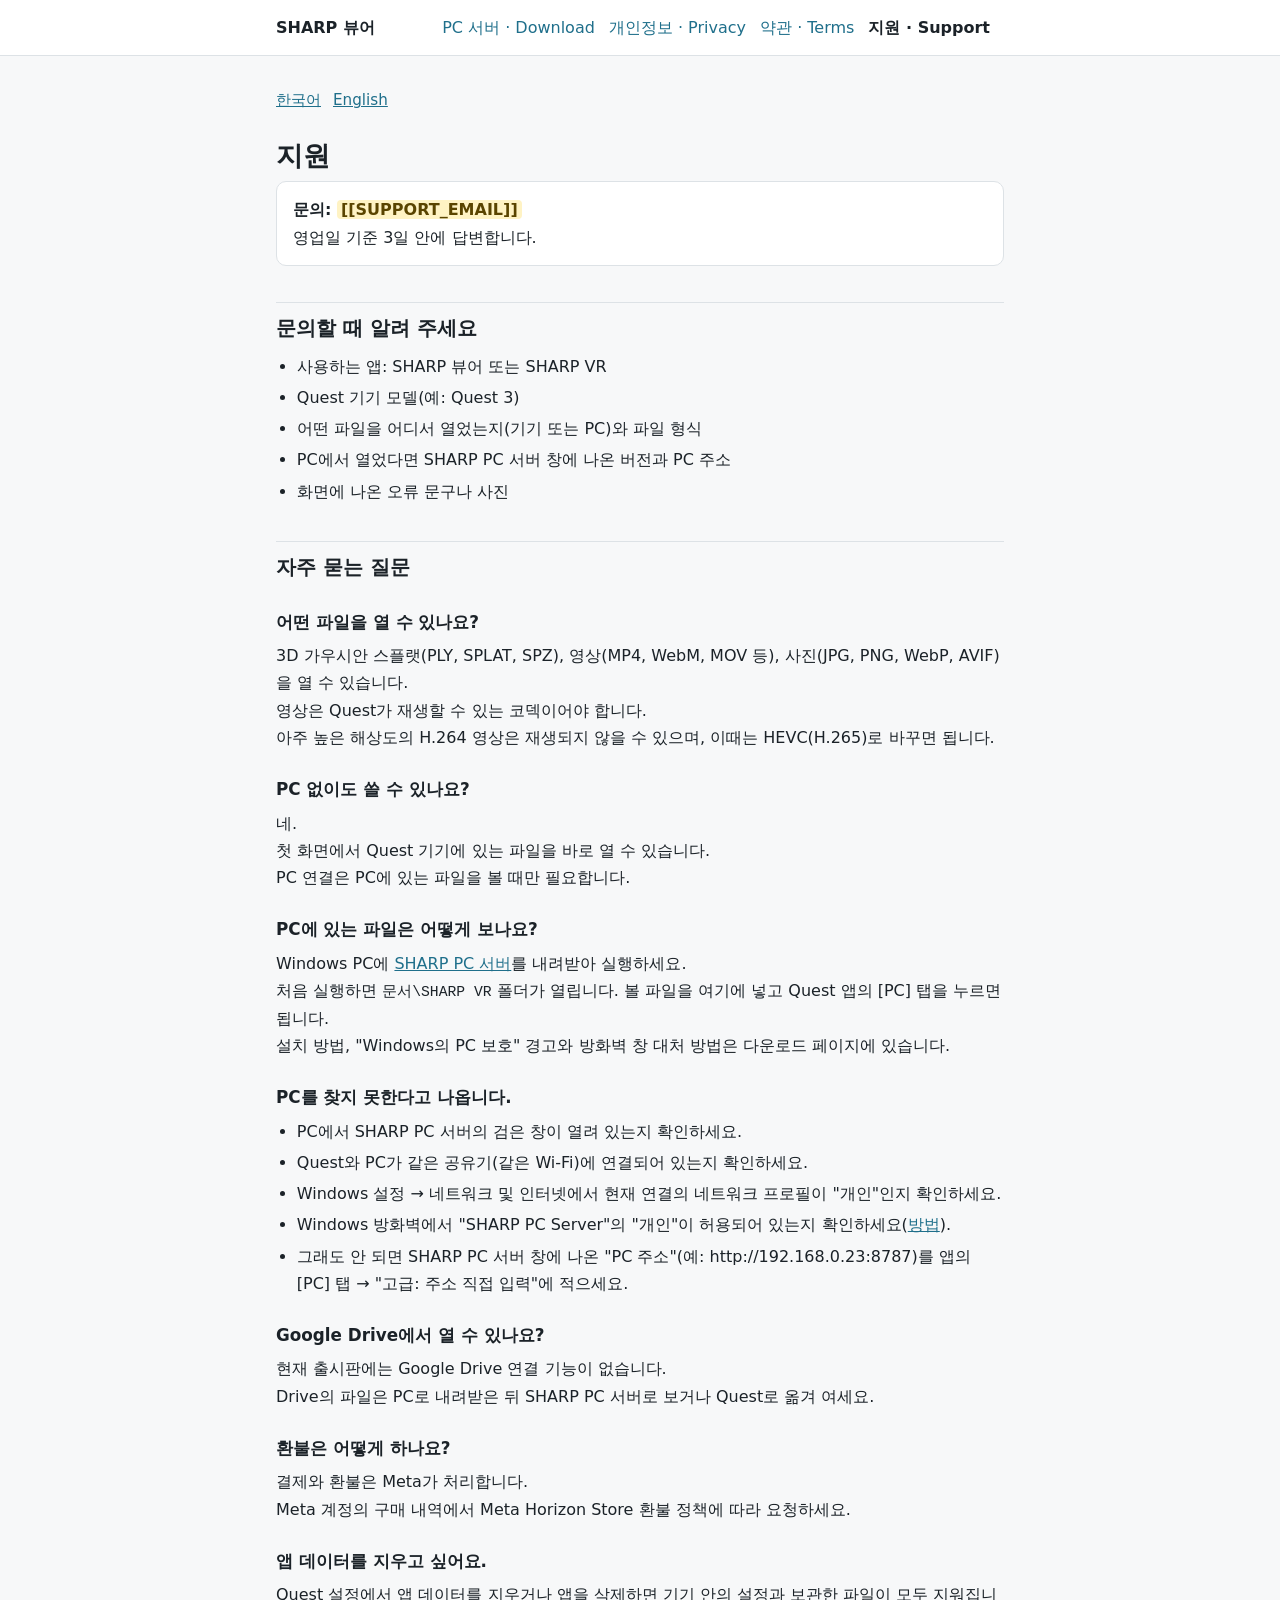
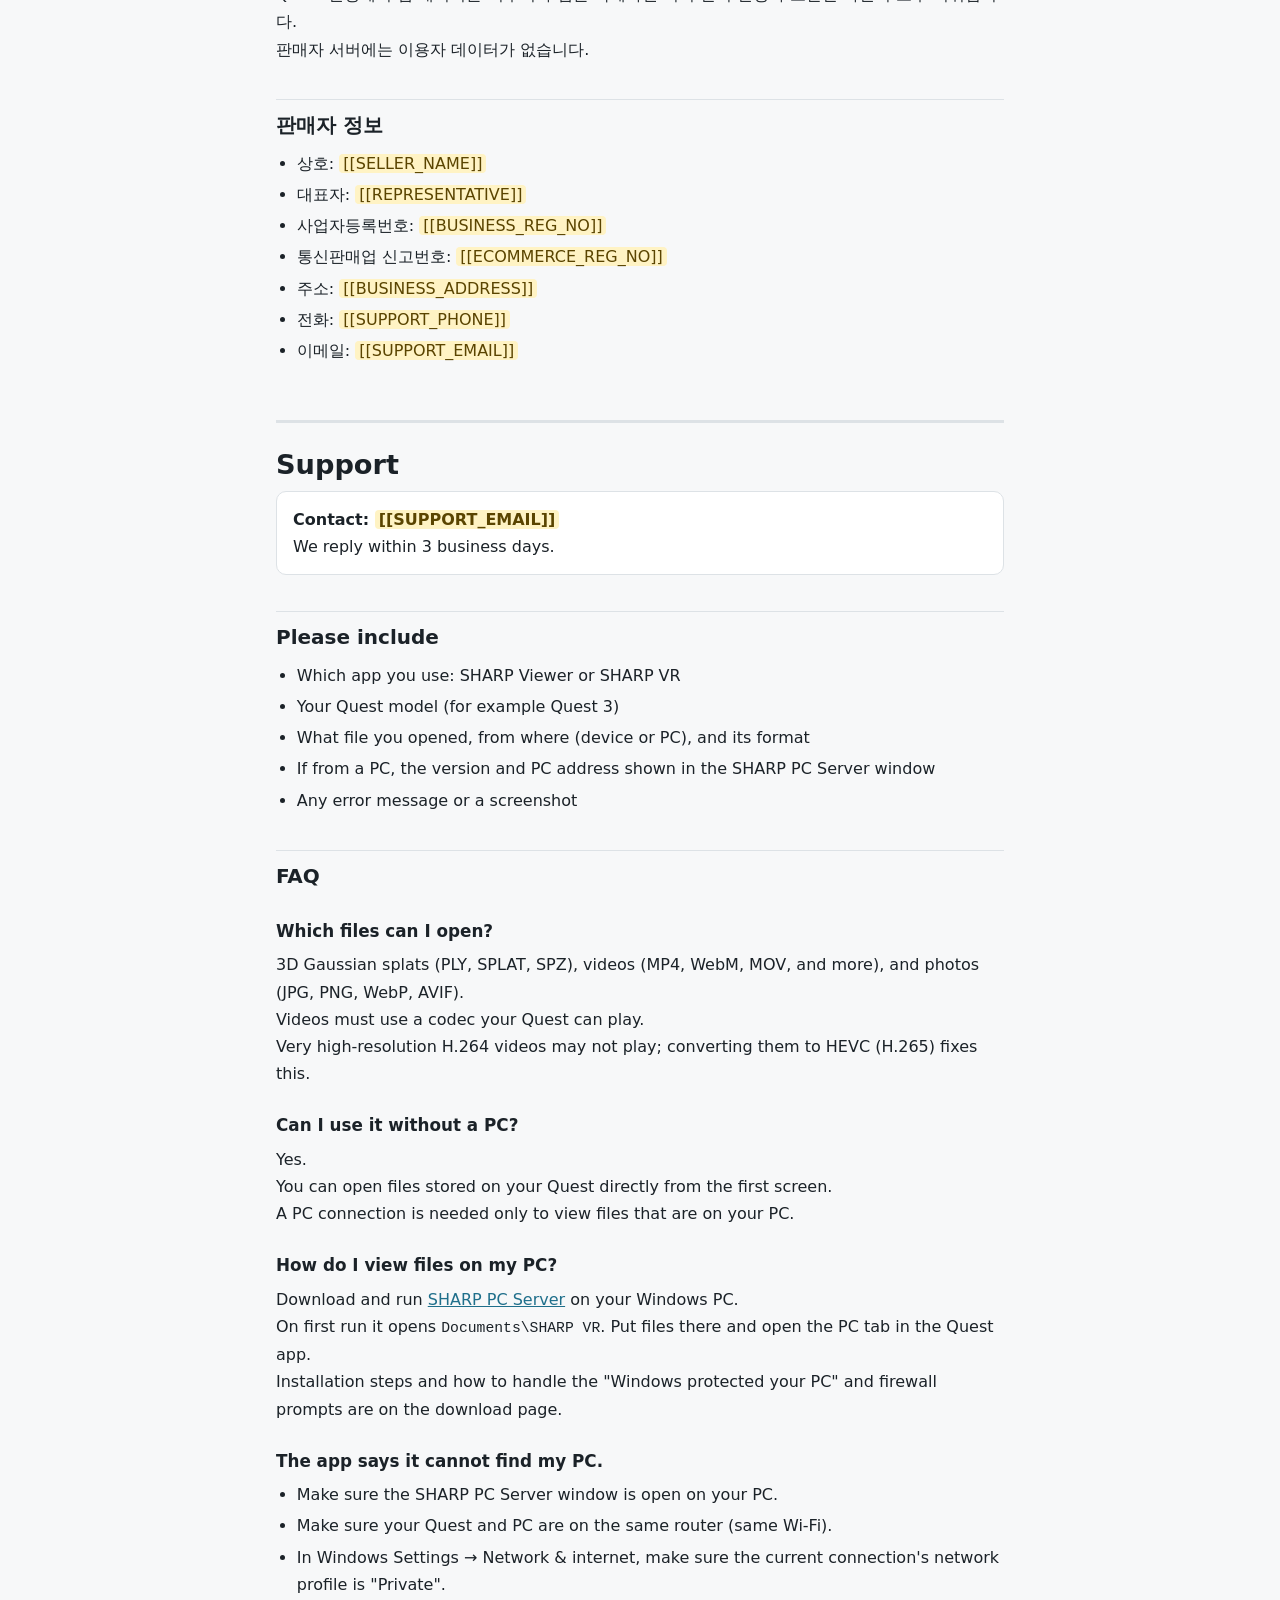
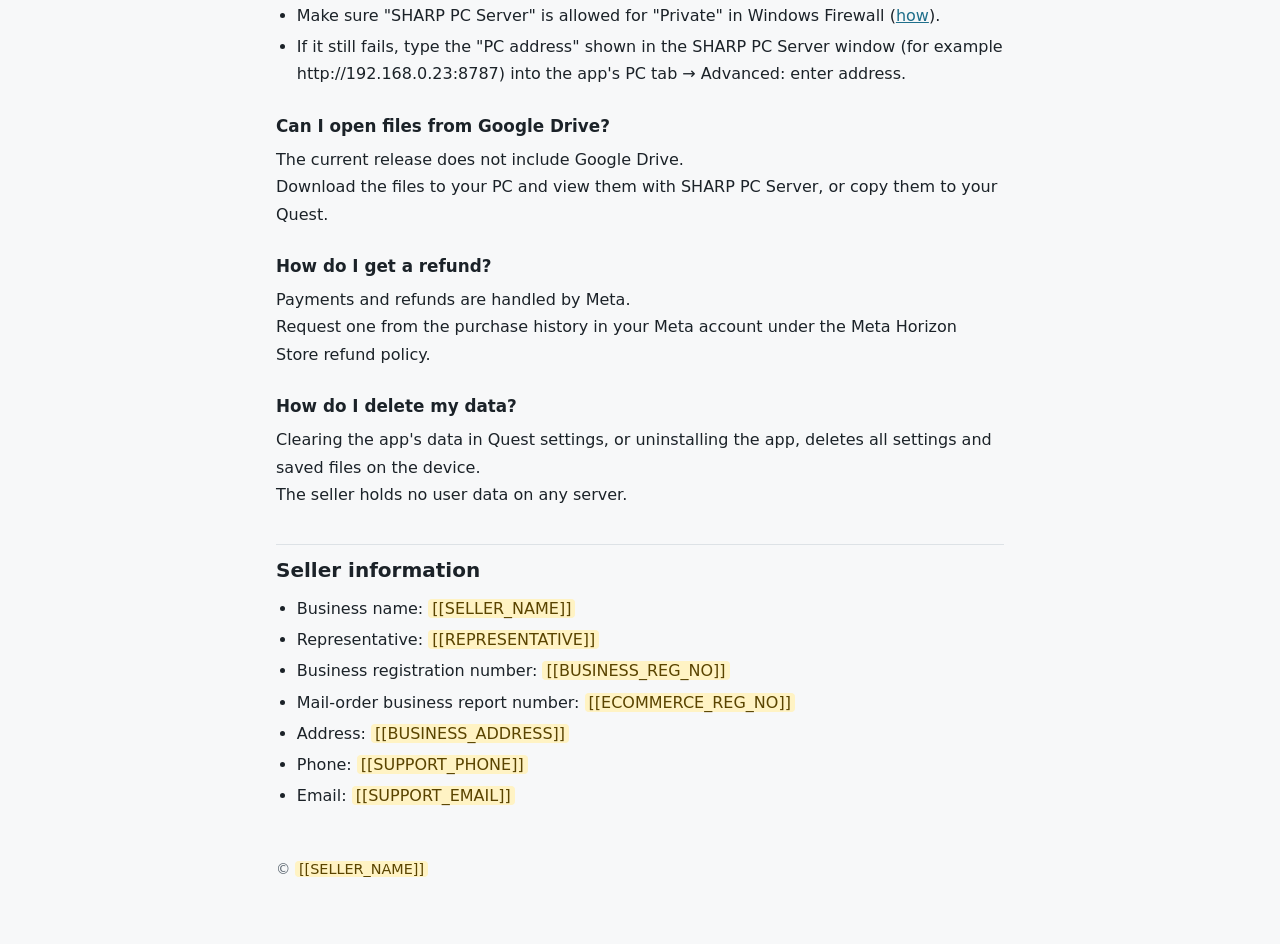
<file: sharp-quest/support/index.html>
<!doctype html>
<html lang="ko">
<head>
<meta charset="utf-8">
<meta name="viewport" content="width=device-width, initial-scale=1">
<title>SHARP 뷰어 지원 · Support</title>
<meta name="description" content="SHARP 뷰어(Meta Quest 앱) 지원과 문의. Support for SHARP Viewer.">
<link rel="stylesheet" href="../policy.css">
</head>
<body>
<header class="site"><div class="inner">
<a class="brand" href="../">SHARP 뷰어</a>
<nav><a href="../download/">PC 서버 · Download</a><a href="../privacy/">개인정보 · Privacy</a><a href="../terms/">약관 · Terms</a><a href="../support/" aria-current="page">지원 · Support</a></nav>
</div></header>
<main>
<p class="lang-switch"><a href="#ko">한국어</a><a href="#en">English</a></p>

<section class="lang" id="ko" lang="ko">
<h1>지원</h1>

<div class="summary">
<p><strong>문의: <span class="fill">[[SUPPORT_EMAIL]]</span></strong>
영업일 기준 3일 안에 답변합니다.</p>
</div>

<h2>문의할 때 알려 주세요</h2>
<ul>
<li>사용하는 앱: SHARP 뷰어 또는 SHARP VR</li>
<li>Quest 기기 모델(예: Quest 3)</li>
<li>어떤 파일을 어디서 열었는지(기기 또는 PC)와 파일 형식</li>
<li>PC에서 열었다면 SHARP PC 서버 창에 나온 버전과 PC 주소</li>
<li>화면에 나온 오류 문구나 사진</li>
</ul>

<h2>자주 묻는 질문</h2>
<h3>어떤 파일을 열 수 있나요?</h3>
<p>3D 가우시안 스플랫(PLY, SPLAT, SPZ), 영상(MP4, WebM, MOV 등), 사진(JPG, PNG, WebP, AVIF)을 열 수 있습니다.
영상은 Quest가 재생할 수 있는 코덱이어야 합니다.
아주 높은 해상도의 H.264 영상은 재생되지 않을 수 있으며, 이때는 HEVC(H.265)로 바꾸면 됩니다.</p>

<h3>PC 없이도 쓸 수 있나요?</h3>
<p>네.
첫 화면에서 Quest 기기에 있는 파일을 바로 열 수 있습니다.
PC 연결은 PC에 있는 파일을 볼 때만 필요합니다.</p>

<h3>PC에 있는 파일은 어떻게 보나요?</h3>
<p>Windows PC에 <a href="../download/">SHARP PC 서버</a>를 내려받아 실행하세요.
처음 실행하면 <code>문서\SHARP VR</code> 폴더가 열립니다. 볼 파일을 여기에 넣고 Quest 앱의 [PC] 탭을 누르면 됩니다.
설치 방법, "Windows의 PC 보호" 경고와 방화벽 창 대처 방법은 다운로드 페이지에 있습니다.</p>

<h3>PC를 찾지 못한다고 나옵니다.</h3>
<ul>
<li>PC에서 SHARP PC 서버의 검은 창이 열려 있는지 확인하세요.</li>
<li>Quest와 PC가 같은 공유기(같은 Wi-Fi)에 연결되어 있는지 확인하세요.</li>
<li>Windows 설정 → 네트워크 및 인터넷에서 현재 연결의 네트워크 프로필이 "개인"인지 확인하세요.</li>
<li>Windows 방화벽에서 "SHARP PC Server"의 "개인"이 허용되어 있는지 확인하세요(<a href="../download/#ko">방법</a>).</li>
<li>그래도 안 되면 SHARP PC 서버 창에 나온 "PC 주소"(예: http://192.168.0.23:8787)를 앱의 [PC] 탭 → "고급: 주소 직접 입력"에 적으세요.</li>
</ul>

<h3>Google Drive에서 열 수 있나요?</h3>
<p>현재 출시판에는 Google Drive 연결 기능이 없습니다.
Drive의 파일은 PC로 내려받은 뒤 SHARP PC 서버로 보거나 Quest로 옮겨 여세요.</p>

<h3>환불은 어떻게 하나요?</h3>
<p>결제와 환불은 Meta가 처리합니다.
Meta 계정의 구매 내역에서 Meta Horizon Store 환불 정책에 따라 요청하세요.</p>

<h3>앱 데이터를 지우고 싶어요.</h3>
<p>Quest 설정에서 앱 데이터를 지우거나 앱을 삭제하면 기기 안의 설정과 보관한 파일이 모두 지워집니다.
판매자 서버에는 이용자 데이터가 없습니다.</p>

<h2>판매자 정보</h2>
<ul>
<li>상호: <span class="fill">[[SELLER_NAME]]</span></li>
<li>대표자: <span class="fill">[[REPRESENTATIVE]]</span></li>
<li>사업자등록번호: <span class="fill">[[BUSINESS_REG_NO]]</span></li>
<li>통신판매업 신고번호: <span class="fill">[[ECOMMERCE_REG_NO]]</span></li>
<li>주소: <span class="fill">[[BUSINESS_ADDRESS]]</span></li>
<li>전화: <span class="fill">[[SUPPORT_PHONE]]</span></li>
<li>이메일: <span class="fill">[[SUPPORT_EMAIL]]</span></li>
</ul>
</section>

<section class="lang" id="en" lang="en">
<h1>Support</h1>

<div class="summary">
<p><strong>Contact: <span class="fill">[[SUPPORT_EMAIL]]</span></strong>
We reply within 3 business days.</p>
</div>

<h2>Please include</h2>
<ul>
<li>Which app you use: SHARP Viewer or SHARP VR</li>
<li>Your Quest model (for example Quest 3)</li>
<li>What file you opened, from where (device or PC), and its format</li>
<li>If from a PC, the version and PC address shown in the SHARP PC Server window</li>
<li>Any error message or a screenshot</li>
</ul>

<h2>FAQ</h2>
<h3>Which files can I open?</h3>
<p>3D Gaussian splats (PLY, SPLAT, SPZ), videos (MP4, WebM, MOV, and more), and photos (JPG, PNG, WebP, AVIF).
Videos must use a codec your Quest can play.
Very high-resolution H.264 videos may not play; converting them to HEVC (H.265) fixes this.</p>

<h3>Can I use it without a PC?</h3>
<p>Yes.
You can open files stored on your Quest directly from the first screen.
A PC connection is needed only to view files that are on your PC.</p>

<h3>How do I view files on my PC?</h3>
<p>Download and run <a href="../download/">SHARP PC Server</a> on your Windows PC.
On first run it opens <code>Documents\SHARP VR</code>. Put files there and open the PC tab in the Quest app.
Installation steps and how to handle the "Windows protected your PC" and firewall prompts are on the download page.</p>

<h3>The app says it cannot find my PC.</h3>
<ul>
<li>Make sure the SHARP PC Server window is open on your PC.</li>
<li>Make sure your Quest and PC are on the same router (same Wi-Fi).</li>
<li>In Windows Settings → Network &amp; internet, make sure the current connection's network profile is "Private".</li>
<li>Make sure "SHARP PC Server" is allowed for "Private" in Windows Firewall (<a href="../download/#en">how</a>).</li>
<li>If it still fails, type the "PC address" shown in the SHARP PC Server window (for example http://192.168.0.23:8787) into the app's PC tab → Advanced: enter address.</li>
</ul>

<h3>Can I open files from Google Drive?</h3>
<p>The current release does not include Google Drive.
Download the files to your PC and view them with SHARP PC Server, or copy them to your Quest.</p>

<h3>How do I get a refund?</h3>
<p>Payments and refunds are handled by Meta.
Request one from the purchase history in your Meta account under the Meta Horizon Store refund policy.</p>

<h3>How do I delete my data?</h3>
<p>Clearing the app's data in Quest settings, or uninstalling the app, deletes all settings and saved files on the device.
The seller holds no user data on any server.</p>

<h2>Seller information</h2>
<ul>
<li>Business name: <span class="fill">[[SELLER_NAME]]</span></li>
<li>Representative: <span class="fill">[[REPRESENTATIVE]]</span></li>
<li>Business registration number: <span class="fill">[[BUSINESS_REG_NO]]</span></li>
<li>Mail-order business report number: <span class="fill">[[ECOMMERCE_REG_NO]]</span></li>
<li>Address: <span class="fill">[[BUSINESS_ADDRESS]]</span></li>
<li>Phone: <span class="fill">[[SUPPORT_PHONE]]</span></li>
<li>Email: <span class="fill">[[SUPPORT_EMAIL]]</span></li>
</ul>
</section>

<footer>© <span class="fill">[[SELLER_NAME]]</span></footer>
</main>
</body>
</html>
</file>
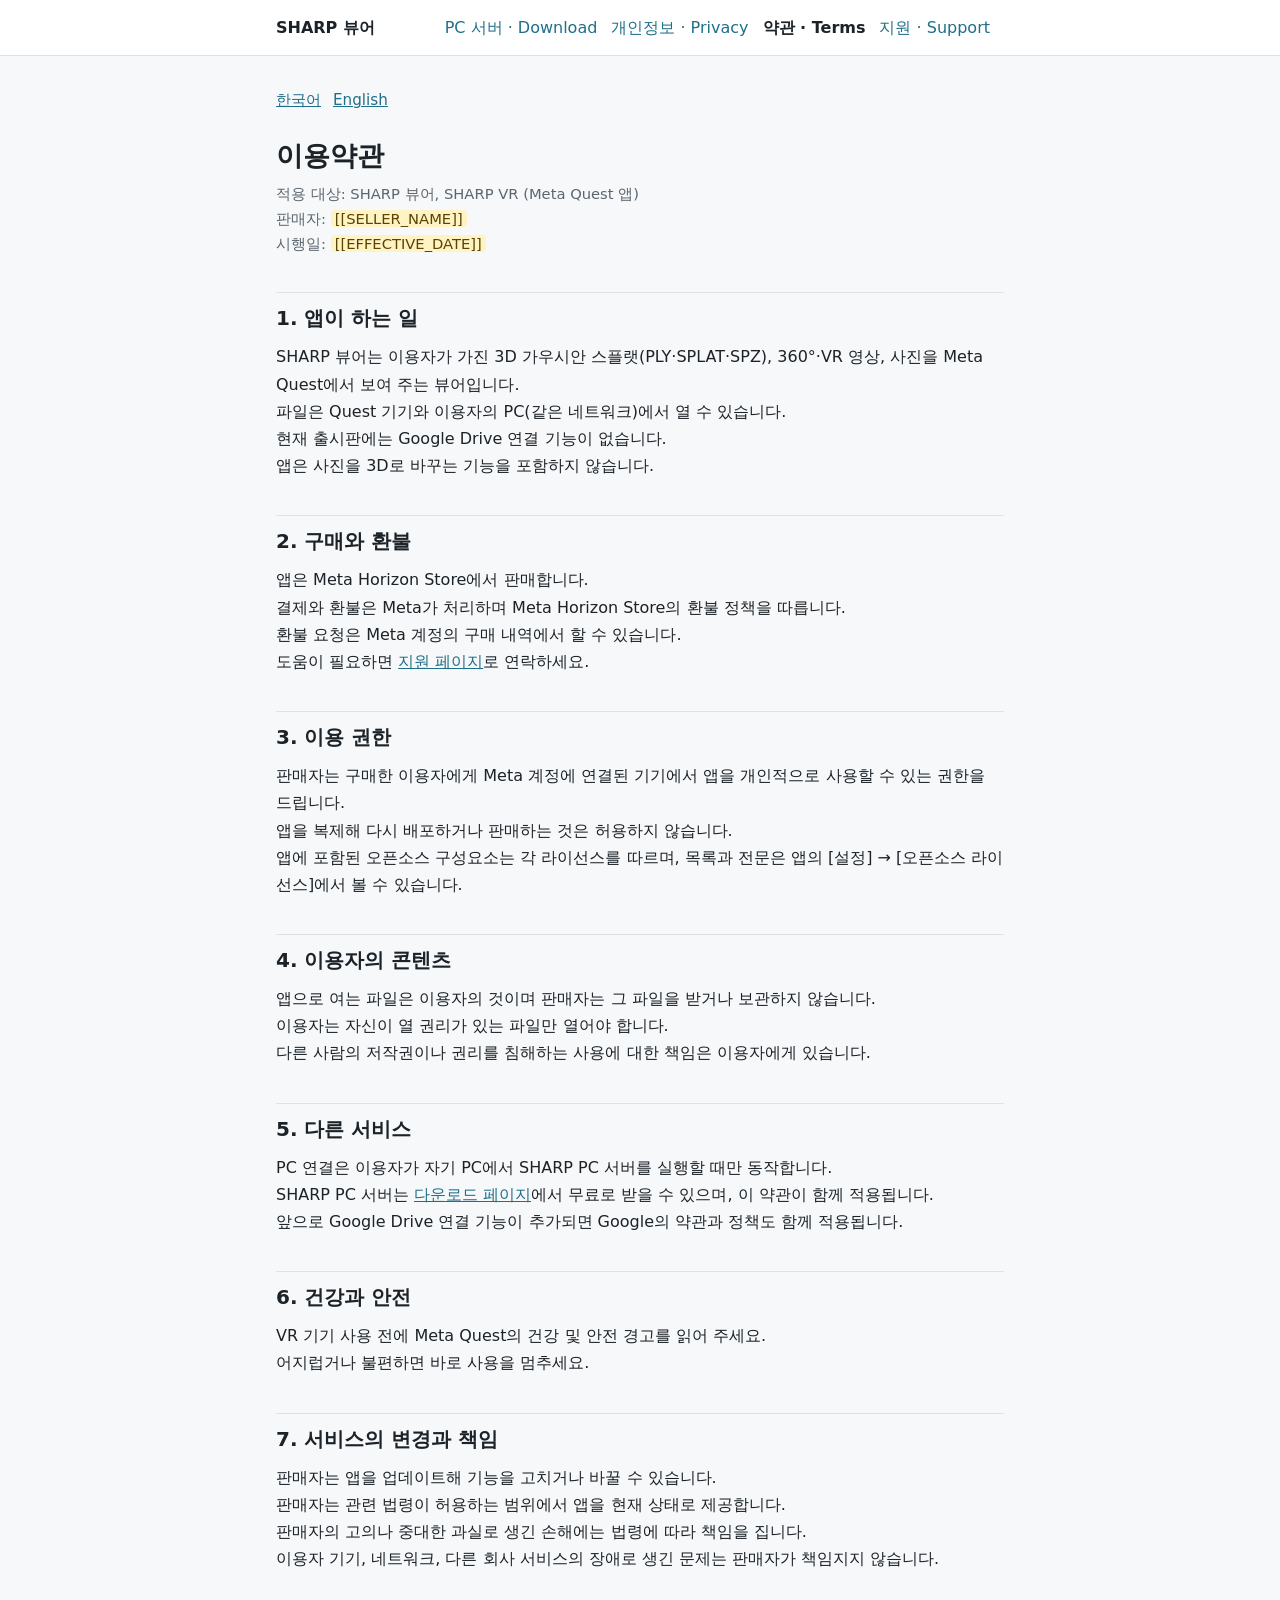
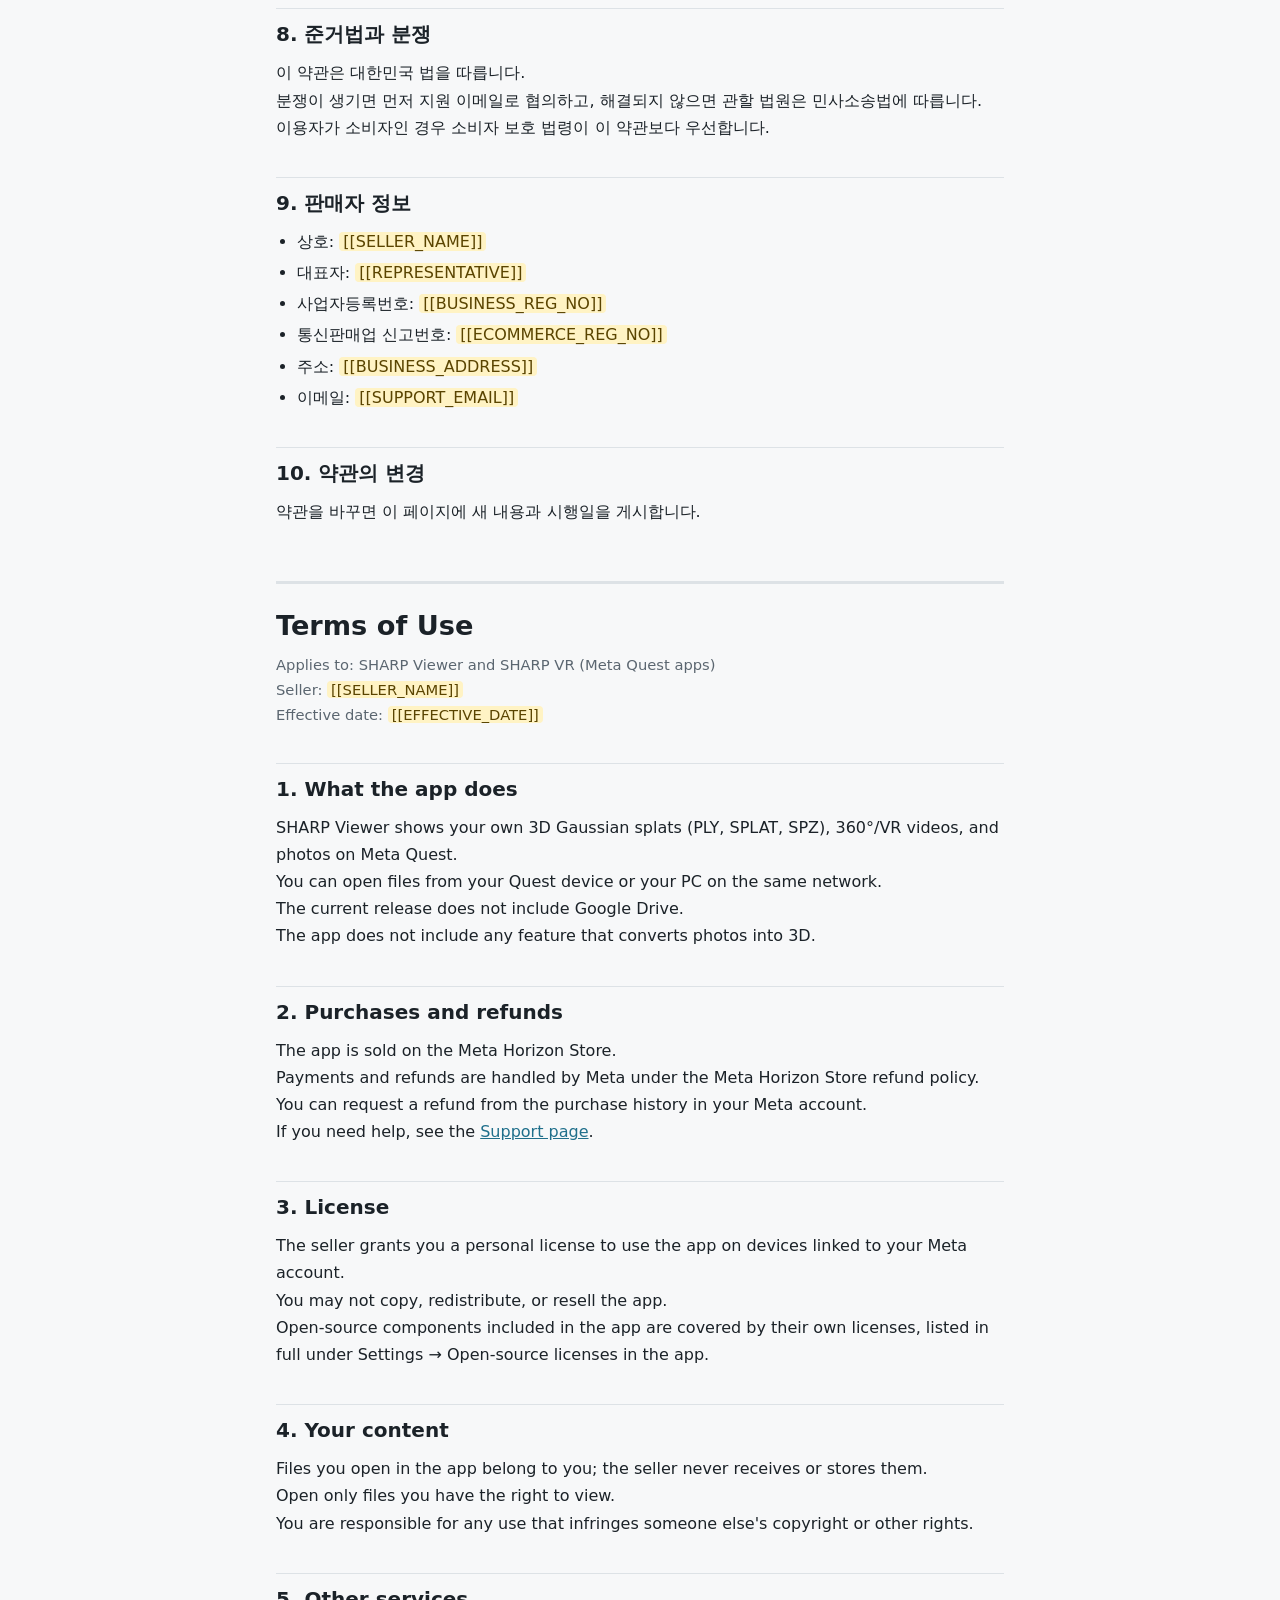
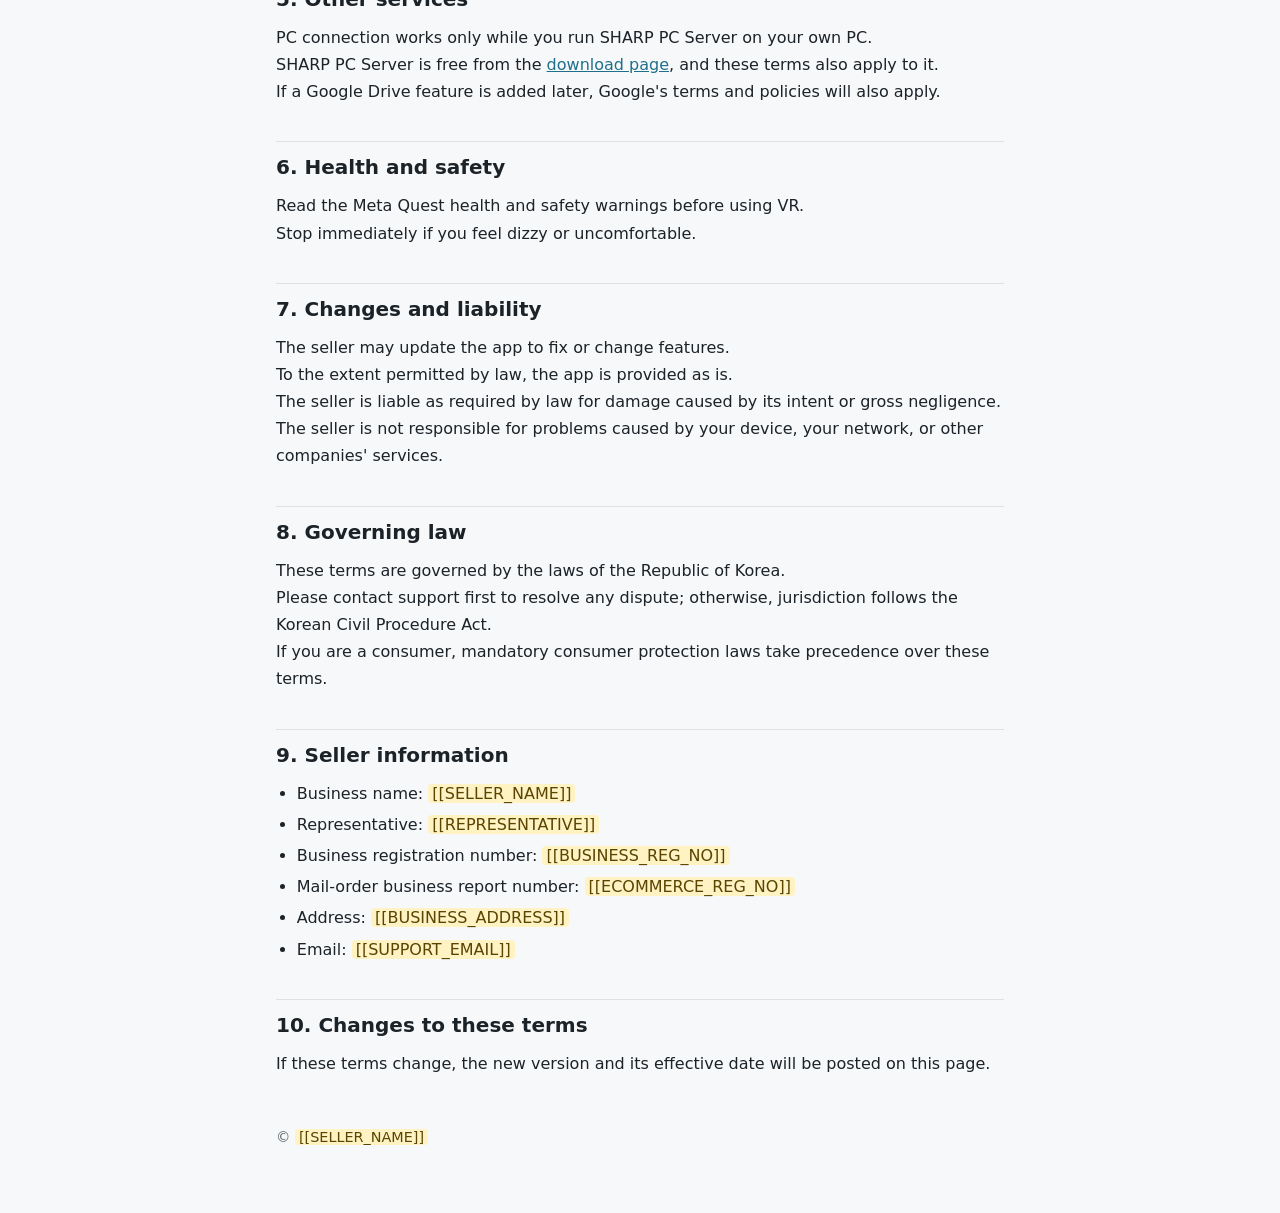
<file: sharp-quest/terms/index.html>
<!doctype html>
<html lang="ko">
<head>
<meta charset="utf-8">
<meta name="viewport" content="width=device-width, initial-scale=1">
<title>SHARP 뷰어 이용약관 · Terms of Use</title>
<meta name="description" content="SHARP 뷰어(Meta Quest 앱) 이용약관. Terms of Use for SHARP Viewer.">
<link rel="stylesheet" href="../policy.css">
</head>
<body>
<header class="site"><div class="inner">
<a class="brand" href="../">SHARP 뷰어</a>
<nav><a href="../download/">PC 서버 · Download</a><a href="../privacy/">개인정보 · Privacy</a><a href="../terms/" aria-current="page">약관 · Terms</a><a href="../support/">지원 · Support</a></nav>
</div></header>
<main>
<p class="lang-switch"><a href="#ko">한국어</a><a href="#en">English</a></p>

<section class="lang" id="ko" lang="ko">
<h1>이용약관</h1>
<p class="meta">적용 대상: SHARP 뷰어, SHARP VR (Meta Quest 앱)
판매자: <span class="fill">[[SELLER_NAME]]</span>
시행일: <span class="fill">[[EFFECTIVE_DATE]]</span></p>

<h2>1. 앱이 하는 일</h2>
<p>SHARP 뷰어는 이용자가 가진 3D 가우시안 스플랫(PLY·SPLAT·SPZ), 360°·VR 영상, 사진을 Meta Quest에서 보여 주는 뷰어입니다.
파일은 Quest 기기와 이용자의 PC(같은 네트워크)에서 열 수 있습니다.
현재 출시판에는 Google Drive 연결 기능이 없습니다.
앱은 사진을 3D로 바꾸는 기능을 포함하지 않습니다.</p>

<h2>2. 구매와 환불</h2>
<p>앱은 Meta Horizon Store에서 판매합니다.
결제와 환불은 Meta가 처리하며 Meta Horizon Store의 환불 정책을 따릅니다.
환불 요청은 Meta 계정의 구매 내역에서 할 수 있습니다.
도움이 필요하면 <a href="../support/">지원 페이지</a>로 연락하세요.</p>

<h2>3. 이용 권한</h2>
<p>판매자는 구매한 이용자에게 Meta 계정에 연결된 기기에서 앱을 개인적으로 사용할 수 있는 권한을 드립니다.
앱을 복제해 다시 배포하거나 판매하는 것은 허용하지 않습니다.
앱에 포함된 오픈소스 구성요소는 각 라이선스를 따르며, 목록과 전문은 앱의 [설정] → [오픈소스 라이선스]에서 볼 수 있습니다.</p>

<h2>4. 이용자의 콘텐츠</h2>
<p>앱으로 여는 파일은 이용자의 것이며 판매자는 그 파일을 받거나 보관하지 않습니다.
이용자는 자신이 열 권리가 있는 파일만 열어야 합니다.
다른 사람의 저작권이나 권리를 침해하는 사용에 대한 책임은 이용자에게 있습니다.</p>

<h2>5. 다른 서비스</h2>
<p>PC 연결은 이용자가 자기 PC에서 SHARP PC 서버를 실행할 때만 동작합니다.
SHARP PC 서버는 <a href="../download/">다운로드 페이지</a>에서 무료로 받을 수 있으며, 이 약관이 함께 적용됩니다.
앞으로 Google Drive 연결 기능이 추가되면 Google의 약관과 정책도 함께 적용됩니다.</p>

<h2>6. 건강과 안전</h2>
<p>VR 기기 사용 전에 Meta Quest의 건강 및 안전 경고를 읽어 주세요.
어지럽거나 불편하면 바로 사용을 멈추세요.</p>

<h2>7. 서비스의 변경과 책임</h2>
<p>판매자는 앱을 업데이트해 기능을 고치거나 바꿀 수 있습니다.
판매자는 관련 법령이 허용하는 범위에서 앱을 현재 상태로 제공합니다.
판매자의 고의나 중대한 과실로 생긴 손해에는 법령에 따라 책임을 집니다.
이용자 기기, 네트워크, 다른 회사 서비스의 장애로 생긴 문제는 판매자가 책임지지 않습니다.</p>

<h2>8. 준거법과 분쟁</h2>
<p>이 약관은 대한민국 법을 따릅니다.
분쟁이 생기면 먼저 지원 이메일로 협의하고, 해결되지 않으면 관할 법원은 민사소송법에 따릅니다.
이용자가 소비자인 경우 소비자 보호 법령이 이 약관보다 우선합니다.</p>

<h2>9. 판매자 정보</h2>
<ul>
<li>상호: <span class="fill">[[SELLER_NAME]]</span></li>
<li>대표자: <span class="fill">[[REPRESENTATIVE]]</span></li>
<li>사업자등록번호: <span class="fill">[[BUSINESS_REG_NO]]</span></li>
<li>통신판매업 신고번호: <span class="fill">[[ECOMMERCE_REG_NO]]</span></li>
<li>주소: <span class="fill">[[BUSINESS_ADDRESS]]</span></li>
<li>이메일: <span class="fill">[[SUPPORT_EMAIL]]</span></li>
</ul>

<h2>10. 약관의 변경</h2>
<p>약관을 바꾸면 이 페이지에 새 내용과 시행일을 게시합니다.</p>
</section>

<section class="lang" id="en" lang="en">
<h1>Terms of Use</h1>
<p class="meta">Applies to: SHARP Viewer and SHARP VR (Meta Quest apps)
Seller: <span class="fill">[[SELLER_NAME]]</span>
Effective date: <span class="fill">[[EFFECTIVE_DATE]]</span></p>

<h2>1. What the app does</h2>
<p>SHARP Viewer shows your own 3D Gaussian splats (PLY, SPLAT, SPZ), 360°/VR videos, and photos on Meta Quest.
You can open files from your Quest device or your PC on the same network.
The current release does not include Google Drive.
The app does not include any feature that converts photos into 3D.</p>

<h2>2. Purchases and refunds</h2>
<p>The app is sold on the Meta Horizon Store.
Payments and refunds are handled by Meta under the Meta Horizon Store refund policy.
You can request a refund from the purchase history in your Meta account.
If you need help, see the <a href="../support/">Support page</a>.</p>

<h2>3. License</h2>
<p>The seller grants you a personal license to use the app on devices linked to your Meta account.
You may not copy, redistribute, or resell the app.
Open-source components included in the app are covered by their own licenses, listed in full under Settings → Open-source licenses in the app.</p>

<h2>4. Your content</h2>
<p>Files you open in the app belong to you; the seller never receives or stores them.
Open only files you have the right to view.
You are responsible for any use that infringes someone else's copyright or other rights.</p>

<h2>5. Other services</h2>
<p>PC connection works only while you run SHARP PC Server on your own PC.
SHARP PC Server is free from the <a href="../download/">download page</a>, and these terms also apply to it.
If a Google Drive feature is added later, Google's terms and policies will also apply.</p>

<h2>6. Health and safety</h2>
<p>Read the Meta Quest health and safety warnings before using VR.
Stop immediately if you feel dizzy or uncomfortable.</p>

<h2>7. Changes and liability</h2>
<p>The seller may update the app to fix or change features.
To the extent permitted by law, the app is provided as is.
The seller is liable as required by law for damage caused by its intent or gross negligence.
The seller is not responsible for problems caused by your device, your network, or other companies' services.</p>

<h2>8. Governing law</h2>
<p>These terms are governed by the laws of the Republic of Korea.
Please contact support first to resolve any dispute; otherwise, jurisdiction follows the Korean Civil Procedure Act.
If you are a consumer, mandatory consumer protection laws take precedence over these terms.</p>

<h2>9. Seller information</h2>
<ul>
<li>Business name: <span class="fill">[[SELLER_NAME]]</span></li>
<li>Representative: <span class="fill">[[REPRESENTATIVE]]</span></li>
<li>Business registration number: <span class="fill">[[BUSINESS_REG_NO]]</span></li>
<li>Mail-order business report number: <span class="fill">[[ECOMMERCE_REG_NO]]</span></li>
<li>Address: <span class="fill">[[BUSINESS_ADDRESS]]</span></li>
<li>Email: <span class="fill">[[SUPPORT_EMAIL]]</span></li>
</ul>

<h2>10. Changes to these terms</h2>
<p>If these terms change, the new version and its effective date will be posted on this page.</p>
</section>

<footer>© <span class="fill">[[SELLER_NAME]]</span></footer>
</main>
</body>
</html>
</file>
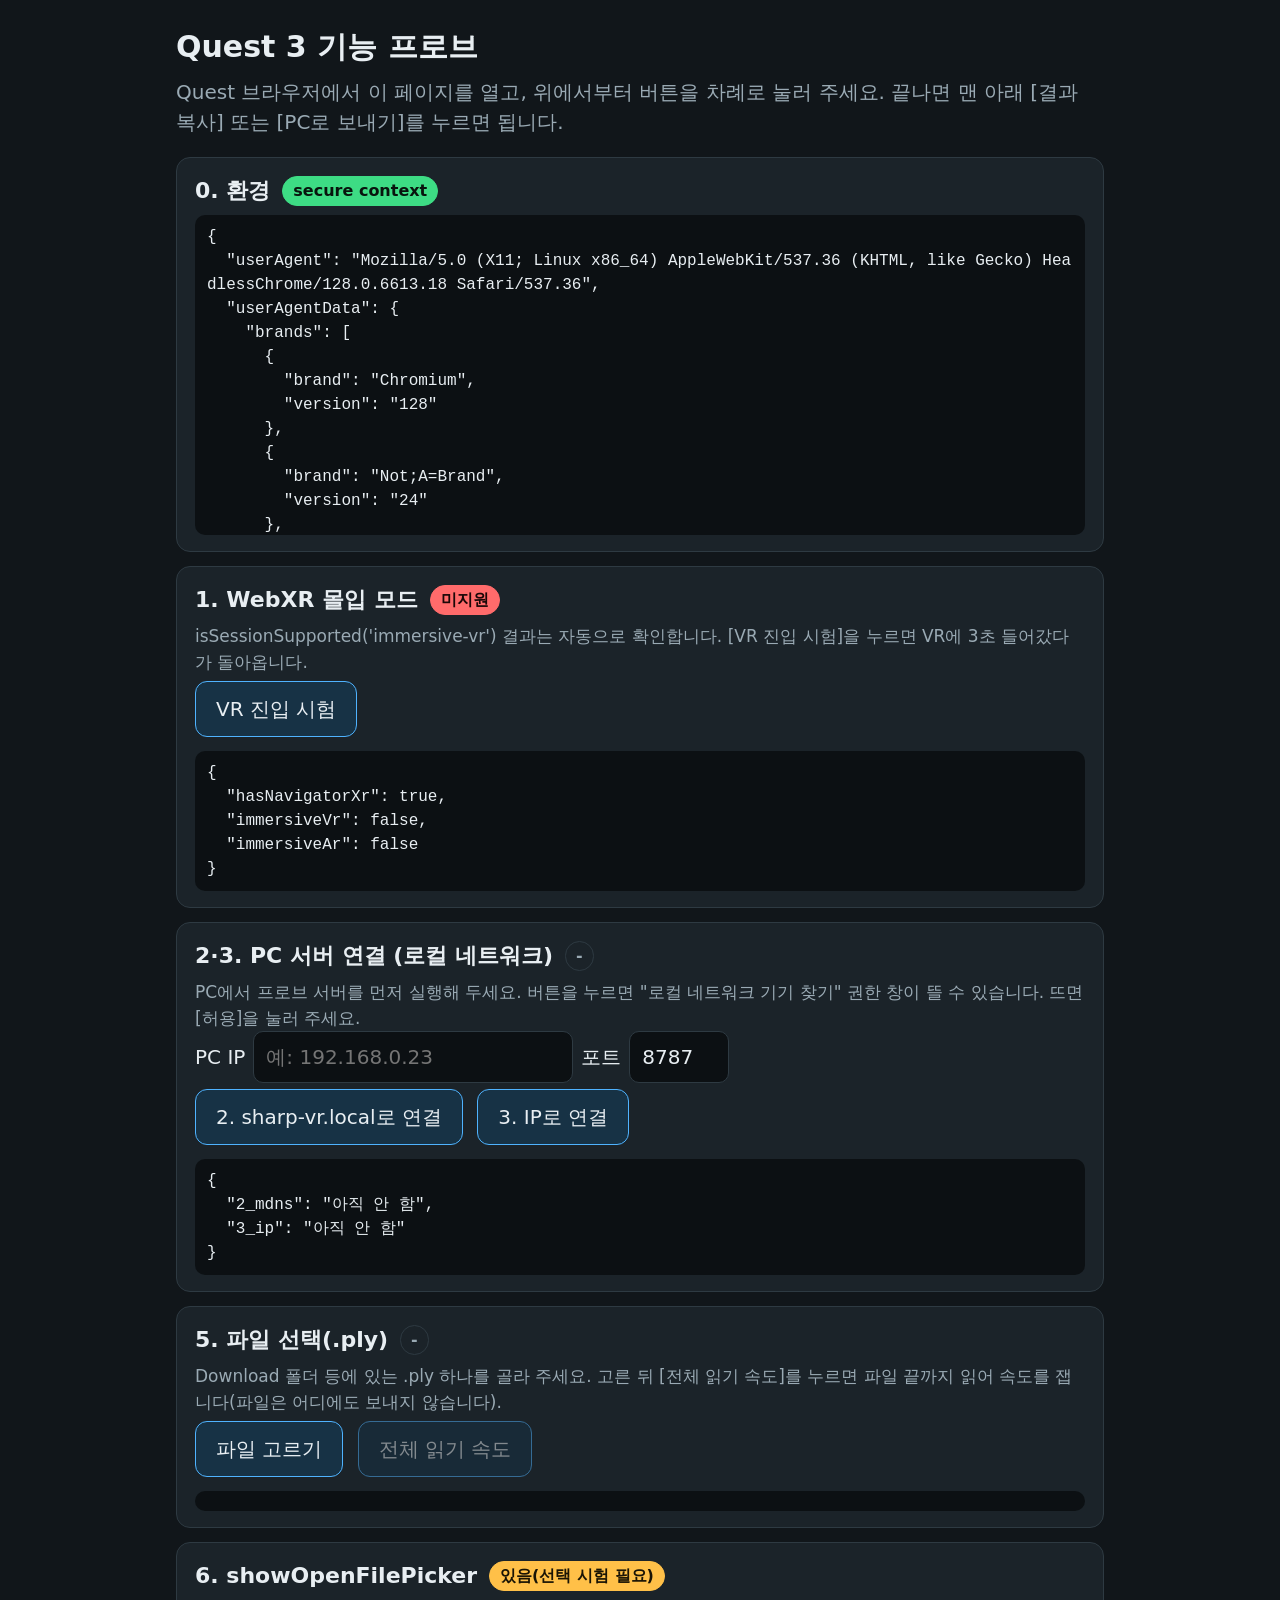
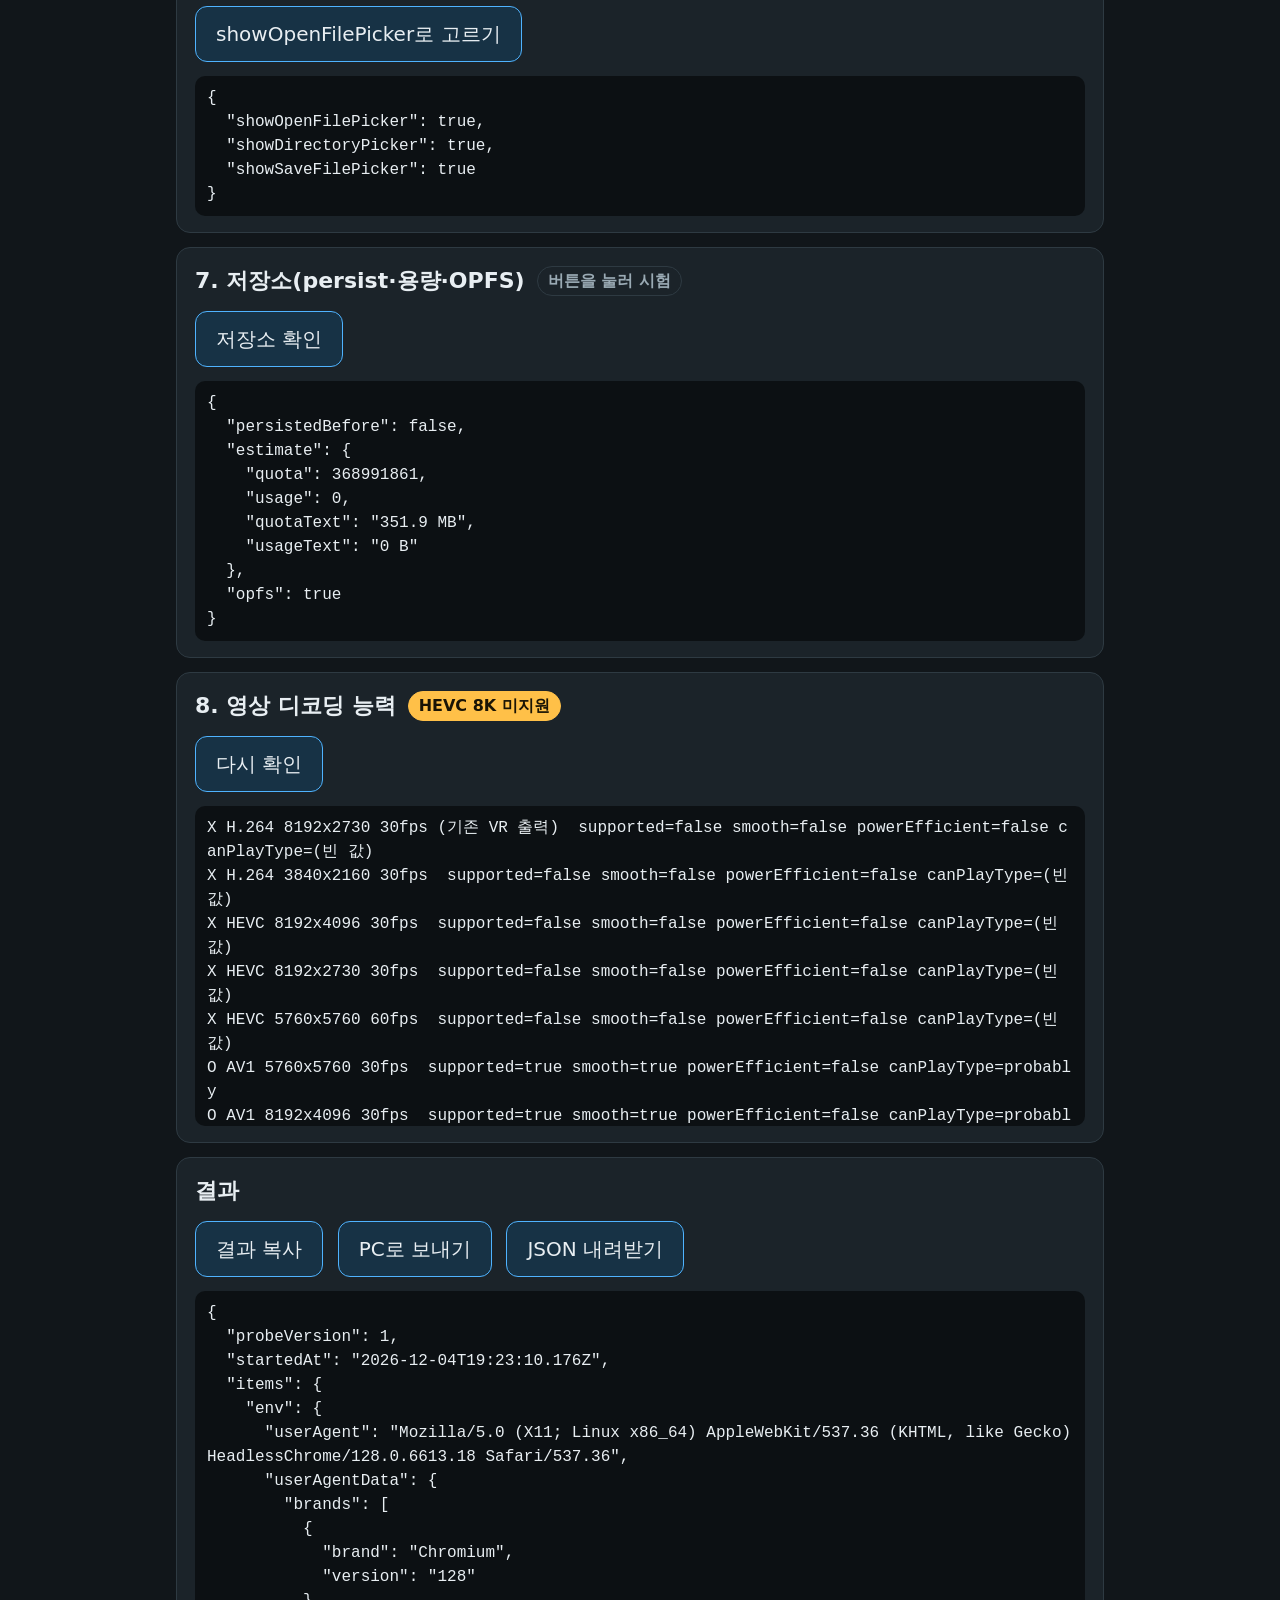
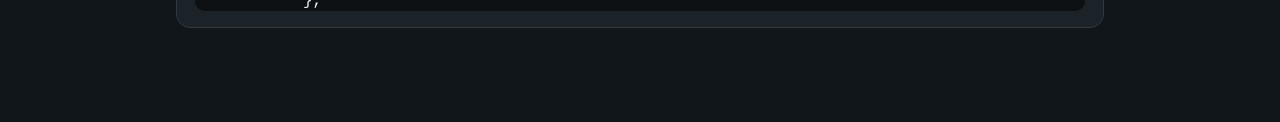
<file: sharp-gaussian-splatting-vr-toolkit/probe.html>
<!doctype html>
<html lang="ko">
<head>
<meta charset="UTF-8" />
<meta name="viewport" content="width=device-width, initial-scale=1.0" />
<title>Quest 3 기능 프로브</title>
<style>
  :root { color-scheme: dark; --bg:#11161a; --panel:#1b2329; --line:#2e3a42; --text:#e8eef2; --muted:#9aaab4; --ok:#3ddc84; --bad:#ff6b6b; --warn:#ffc048; --accent:#4fb3ff; }
  * { box-sizing: border-box; }
  body { margin:0; background:var(--bg); color:var(--text); font:20px/1.5 system-ui, "Segoe UI", "Noto Sans KR", sans-serif; }
  main { max-width: 960px; margin: 0 auto; padding: 24px 16px 80px; }
  h1 { font-size: 30px; margin: 0 0 8px; }
  p.lead { color: var(--muted); margin: 0 0 20px; }
  section { background: var(--panel); border: 1px solid var(--line); border-radius: 14px; padding: 16px 18px; margin: 14px 0; }
  h2 { font-size: 22px; margin: 0 0 8px; display:flex; gap:12px; align-items:center; flex-wrap:wrap; }
  .badge { font-size: 16px; padding: 2px 10px; border-radius: 999px; border:1px solid var(--line); color: var(--muted); }
  .badge.ok { color:#08140d; background: var(--ok); border-color: var(--ok); }
  .badge.bad { color:#1a0707; background: var(--bad); border-color: var(--bad); }
  .badge.warn { color:#1a1405; background: var(--warn); border-color: var(--warn); }
  button, label.btn { font: inherit; font-size: 20px; padding: 12px 20px; min-height: 56px; border-radius: 12px; border: 1px solid var(--accent); background: #173245; color: var(--text); cursor: pointer; margin: 6px 8px 6px 0; display:inline-flex; align-items:center; }
  button:disabled { opacity: .5; }
  input[type=text] { font: inherit; font-size: 20px; padding: 10px 12px; border-radius: 10px; border: 1px solid var(--line); background: #0c1013; color: var(--text); width: 16em; max-width: 100%; }
  pre { white-space: pre-wrap; word-break: break-all; font-size: 16px; background:#0c1013; border-radius: 10px; padding: 10px 12px; margin: 8px 0 0; max-height: 320px; overflow:auto; }
  .row { display:flex; flex-wrap:wrap; align-items:center; gap: 4px 8px; }
  .muted { color: var(--muted); font-size: 17px; }
  #toast { position: fixed; left: 50%; bottom: 24px; transform: translateX(-50%); background:#24323b; border:1px solid var(--accent); padding: 10px 18px; border-radius: 12px; display:none; }
</style>
</head>
<body>
<main>
  <h1>Quest 3 기능 프로브</h1>
  <p class="lead">Quest 브라우저에서 이 페이지를 열고, 위에서부터 버튼을 차례로 눌러 주세요. 끝나면 맨 아래 [결과 복사] 또는 [PC로 보내기]를 누르면 됩니다.</p>

  <section id="s-env">
    <h2>0. 환경 <span class="badge" id="b-env">-</span></h2>
    <pre id="o-env"></pre>
  </section>

  <section id="s-xr">
    <h2>1. WebXR 몰입 모드 <span class="badge" id="b-xr">-</span></h2>
    <div class="muted">isSessionSupported('immersive-vr') 결과는 자동으로 확인합니다. [VR 진입 시험]을 누르면 VR에 3초 들어갔다가 돌아옵니다.</div>
    <button id="btn-xr">VR 진입 시험</button>
    <pre id="o-xr"></pre>
  </section>

  <section id="s-lan">
    <h2>2·3. PC 서버 연결 (로컬 네트워크) <span class="badge" id="b-lan">-</span></h2>
    <div class="muted">PC에서 프로브 서버를 먼저 실행해 두세요. 버튼을 누르면 "로컬 네트워크 기기 찾기" 권한 창이 뜰 수 있습니다. 뜨면 [허용]을 눌러 주세요.</div>
    <div class="row">
      <span>PC IP</span><input type="text" id="in-ip" placeholder="예: 192.168.0.23" inputmode="decimal" />
      <span>포트</span><input type="text" id="in-port" value="8787" style="width:5em" inputmode="numeric" />
    </div>
    <button id="btn-mdns">2. sharp-vr.local로 연결</button>
    <button id="btn-ip">3. IP로 연결</button>
    <pre id="o-lan"></pre>
  </section>

  <section id="s-file">
    <h2>5. 파일 선택(.ply) <span class="badge" id="b-file">-</span></h2>
    <div class="muted">Download 폴더 등에 있는 .ply 하나를 골라 주세요. 고른 뒤 [전체 읽기 속도]를 누르면 파일 끝까지 읽어 속도를 잽니다(파일은 어디에도 보내지 않습니다).</div>
    <label class="btn" for="in-file">파일 고르기</label>
    <input type="file" id="in-file" multiple style="display:none" />
    <button id="btn-readall" disabled>전체 읽기 속도</button>
    <pre id="o-file"></pre>
  </section>

  <section id="s-fsa">
    <h2>6. showOpenFilePicker <span class="badge" id="b-fsa">-</span></h2>
    <button id="btn-fsa">showOpenFilePicker로 고르기</button>
    <pre id="o-fsa"></pre>
  </section>

  <section id="s-storage">
    <h2>7. 저장소(persist·용량·OPFS) <span class="badge" id="b-storage">-</span></h2>
    <button id="btn-storage">저장소 확인</button>
    <pre id="o-storage"></pre>
  </section>

  <section id="s-codec">
    <h2>8. 영상 디코딩 능력 <span class="badge" id="b-codec">-</span></h2>
    <button id="btn-codec">다시 확인</button>
    <pre id="o-codec"></pre>
  </section>

  <section id="s-result">
    <h2>결과</h2>
    <button id="btn-copy">결과 복사</button>
    <button id="btn-post">PC로 보내기</button>
    <button id="btn-download">JSON 내려받기</button>
    <pre id="o-result"></pre>
  </section>
</main>
<div id="toast"></div>

<script>
"use strict";
const PROBE_VERSION = 1;
const results = { probeVersion: PROBE_VERSION, startedAt: new Date().toISOString(), items: {} };
const $ = (id) => document.getElementById(id);
const params = new URLSearchParams(location.search);
// PC 서버(run_quest_pc_probe.bat)가 출력하는 URL은 ?pc=<PC IP> 형식이다. ?ip=도 받는다.
const pcParam = params.get("pc") || params.get("ip");
if (pcParam) $("in-ip").value = pcParam;
if (params.get("port")) $("in-port").value = params.get("port");

function errInfo(error) {
  if (!error) return null;
  return { name: error.name || null, message: String(error.message || error) };
}
function setBadge(key, state, text) {
  const el = $("b-" + key);
  el.className = "badge " + (state || "");
  el.textContent = text;
}
function show(key, data) {
  $("o-" + key).textContent = typeof data === "string" ? data : JSON.stringify(data, null, 2);
}
function record(key, data) {
  results.items[key] = Object.assign(results.items[key] || {}, data, { at: new Date().toISOString() });
  renderResult();
}
function renderResult() {
  results.updatedAt = new Date().toISOString();
  $("o-result").textContent = JSON.stringify(results, null, 2);
}
function toast(text) {
  const el = $("toast");
  el.textContent = text;
  el.style.display = "block";
  clearTimeout(toast.t);
  toast.t = setTimeout(() => (el.style.display = "none"), 2500);
}
function fmtBytes(n) {
  if (!Number.isFinite(n)) return String(n);
  const u = ["B", "KB", "MB", "GB", "TB"];
  let i = 0;
  while (n >= 1024 && i < u.length - 1) { n /= 1024; i++; }
  return n.toFixed(i ? 1 : 0) + " " + u[i];
}

// 0. 환경
async function probeEnv() {
  const env = {
    userAgent: navigator.userAgent,
    userAgentData: navigator.userAgentData ? { brands: navigator.userAgentData.brands, mobile: navigator.userAgentData.mobile, platform: navigator.userAgentData.platform } : null,
    href: location.href,
    isSecureContext: window.isSecureContext,
    standalone: matchMedia("(display-mode: standalone)").matches,
    referrer: document.referrer || null,
    screen: { w: screen.width, h: screen.height, dpr: devicePixelRatio },
    serviceWorker: "serviceWorker" in navigator,
    hardwareConcurrency: navigator.hardwareConcurrency,
    deviceMemory: navigator.deviceMemory ?? null,
  };
  try {
    if (navigator.userAgentData?.getHighEntropyValues) {
      env.uaFull = await navigator.userAgentData.getHighEntropyValues(["fullVersionList", "platformVersion", "model"]);
    }
  } catch (e) { env.uaFullError = errInfo(e); }
  env.lnaPermission = await queryLnaPermission();
  record("env", env);
  show("env", env);
  setBadge("env", env.isSecureContext ? "ok" : "bad", env.isSecureContext ? "secure context" : "secure context 아님");
}

async function queryLnaPermission() {
  const out = {};
  for (const name of ["local-network-access", "local-network", "loopback-network"]) {
    try {
      const status = await navigator.permissions.query({ name });
      out[name] = status.state;
    } catch (e) {
      out[name] = "unsupported";
    }
  }
  return out;
}

// 1. WebXR
async function probeXrSupport() {
  const data = { hasNavigatorXr: "xr" in navigator };
  if (navigator.xr) {
    try { data.immersiveVr = await navigator.xr.isSessionSupported("immersive-vr"); } catch (e) { data.immersiveVrError = errInfo(e); }
    try { data.immersiveAr = await navigator.xr.isSessionSupported("immersive-ar"); } catch (e) { data.immersiveArError = errInfo(e); }
  }
  record("xr", data);
  show("xr", data);
  setBadge("xr", data.immersiveVr ? "ok" : "bad", data.immersiveVr ? "지원" : "미지원");
}

$("btn-xr").addEventListener("click", async () => {
  const data = {};
  if (!navigator.xr) {
    data.enterError = { name: "NoXR", message: "navigator.xr 없음" };
  } else {
    const t0 = performance.now();
    try {
      const session = await navigator.xr.requestSession("immersive-vr", { optionalFeatures: ["local-floor", "layers"] });
      data.entered = true;
      data.enterMs = Math.round(performance.now() - t0);
      data.enabledFeatures = session.enabledFeatures ? [...session.enabledFeatures] : null;
      data.hasMediaBinding = typeof window.XRMediaBinding === "function";
      // 렌더 루프 없이 3초 유지하면 브라우저가 빈 화면을 보여 준다. WebGL 레이어를 붙여 프레임을 돌린다.
      try {
        const canvas = document.createElement("canvas");
        const gl = canvas.getContext("webgl2", { xrCompatible: true });
        await gl.makeXRCompatible?.();
        session.updateRenderState({ baseLayer: new XRWebGLLayer(session, gl) });
        let frames = 0;
        const onFrame = (time, frame) => {
          frames++;
          const layer = session.renderState.baseLayer;
          gl.bindFramebuffer(gl.FRAMEBUFFER, layer.framebuffer);
          const t = (frames % 120) / 120;
          gl.clearColor(0.1, 0.3 + 0.4 * t, 0.5, 1);
          gl.clear(gl.COLOR_BUFFER_BIT);
          session.requestAnimationFrame(onFrame);
        };
        session.requestAnimationFrame(onFrame);
        await new Promise((r) => setTimeout(r, 3000));
        data.framesIn3s = frames;
      } catch (e) {
        data.renderError = errInfo(e);
      }
      await session.end();
      data.ended = true;
    } catch (e) {
      data.entered = false;
      data.enterError = errInfo(e);
    }
  }
  record("xr", { enterTest: data });
  show("xr", results.items.xr);
  setBadge("xr", data.entered ? "ok" : "bad", data.entered ? "VR 진입 성공" : "VR 진입 실패");
});

// 2·3. LAN 연결
const lanTargets = {};
async function tryLan(kind, host) {
  const port = ($("in-port").value || "8787").trim();
  const base = `http://${host}:${port}`;
  const url = `${base}/api/info`;
  const data = { url, permissionBefore: await queryLnaPermission() };
  const t0 = performance.now();
  const controller = new AbortController();
  // 권한 창에 응답할 시간을 넉넉히 준다.
  const timer = setTimeout(() => controller.abort(), 60000);
  try {
    const response = await fetch(url, { targetAddressSpace: "local", cache: "no-store", signal: controller.signal });
    data.status = response.status;
    data.ok = response.ok;
    const text = await response.text();
    try { data.body = JSON.parse(text); } catch { data.body = text.slice(0, 400); }
    if (response.ok) lanTargets[kind] = base;
  } catch (e) {
    data.ok = false;
    data.error = errInfo(e);
  } finally {
    clearTimeout(timer);
  }
  data.elapsedMs = Math.round(performance.now() - t0);
  data.permissionAfter = await queryLnaPermission();
  record(kind, data);
  return data;
}
function renderLan() {
  const m = results.items.lanMdns;
  const i = results.items.lanIp;
  show("lan", { "2_mdns": m || "아직 안 함", "3_ip": i || "아직 안 함" });
  const anyOk = (m && m.ok) || (i && i.ok);
  const tried = m || i;
  setBadge("lan", anyOk ? "ok" : tried ? "bad" : "", anyOk ? ((m && m.ok) ? "mDNS 성공" : "IP 성공") : tried ? "실패" : "-");
}
$("btn-mdns").addEventListener("click", async () => {
  show("lan", "sharp-vr.local 연결 중... (권한 창이 뜨면 허용)");
  await tryLan("lanMdns", "sharp-vr.local");
  renderLan();
});
$("btn-ip").addEventListener("click", async () => {
  const ip = $("in-ip").value.trim();
  if (!ip) { toast("PC IP를 입력하세요"); return; }
  show("lan", ip + " 연결 중... (권한 창이 뜨면 허용)");
  await tryLan("lanIp", ip);
  renderLan();
});

// 5. 파일 선택
let pickedFile = null;
$("in-file").addEventListener("change", async (event) => {
  const files = [...event.target.files];
  const list = files.map((f) => ({ name: f.name, size: f.size, sizeText: fmtBytes(f.size), type: f.type || "(빈 값)", lastModified: f.lastModified }));
  const data = { count: files.length, files: list };
  pickedFile = files[0] || null;
  if (pickedFile) {
    try {
      const head = new Uint8Array(await pickedFile.slice(0, 256).arrayBuffer());
      const text = new TextDecoder("latin1").decode(head);
      data.headerStartsWithPly = text.startsWith("ply");
      data.headerPreview = text.split("\n").slice(0, 4).join(" | ");
    } catch (e) { data.headError = errInfo(e); }
  }
  record("filePicker", data);
  show("file", data);
  $("btn-readall").disabled = !pickedFile;
  setBadge("file", files.length ? "ok" : "warn", files.length ? `${files.length}개 선택` : "선택 안 함");
});
$("btn-readall").addEventListener("click", async () => {
  if (!pickedFile) return;
  const data = { name: pickedFile.name, size: pickedFile.size };
  const t0 = performance.now();
  try {
    const reader = pickedFile.stream().getReader();
    let total = 0;
    for (;;) {
      const { done, value } = await reader.read();
      if (done) break;
      total += value.byteLength;
      if (total % (8 << 20) < value.byteLength) show("file", `읽는 중 ${fmtBytes(total)} / ${fmtBytes(pickedFile.size)}`);
    }
    const sec = (performance.now() - t0) / 1000;
    data.readBytes = total;
    data.seconds = +sec.toFixed(2);
    data.mbPerSec = +(total / 1048576 / sec).toFixed(1);
  } catch (e) { data.error = errInfo(e); }
  record("fileReadAll", data);
  show("file", { filePicker: results.items.filePicker, readAll: data });
});

// 6. showOpenFilePicker
function probeFsaSupport() {
  const data = {
    showOpenFilePicker: typeof window.showOpenFilePicker === "function",
    showDirectoryPicker: typeof window.showDirectoryPicker === "function",
    showSaveFilePicker: typeof window.showSaveFilePicker === "function",
  };
  record("fsa", data);
  show("fsa", data);
  setBadge("fsa", data.showOpenFilePicker ? "warn" : "bad", data.showOpenFilePicker ? "있음(선택 시험 필요)" : "없음");
}
$("btn-fsa").addEventListener("click", async () => {
  const data = {};
  if (typeof window.showOpenFilePicker !== "function") {
    data.error = { name: "Missing", message: "showOpenFilePicker 없음" };
  } else {
    try {
      const handles = await window.showOpenFilePicker({ multiple: true });
      data.handleCount = handles.length;
      data.files = [];
      for (const handle of handles) {
        const entry = { kind: handle.kind, name: handle.name };
        try {
          const file = await handle.getFile();
          entry.size = file.size;
          entry.type = file.type || "(빈 값)";
        } catch (e) { entry.getFileError = errInfo(e); }
        try { entry.queryPermission = await handle.queryPermission?.({ mode: "read" }); } catch (e) { entry.queryPermissionError = errInfo(e); }
        data.files.push(entry);
      }
      // 핸들을 IndexedDB에 저장할 수 있는지(구조화 복제) 확인
      try {
        await idbPut("probe-handle", handles[0]);
        data.handleStoredInIdb = true;
      } catch (e) { data.handleStoreError = errInfo(e); }
    } catch (e) {
      data.error = errInfo(e);
    }
  }
  record("fsa", { pickTest: data });
  show("fsa", results.items.fsa);
  const ok = data.handleCount > 0 && data.files?.every((f) => f.size >= 0);
  setBadge("fsa", ok ? "ok" : "bad", ok ? "선택 성공" : "선택 실패");
});
function idbPut(key, value) {
  return new Promise((resolve, reject) => {
    const open = indexedDB.open("sharp-probe", 1);
    open.onupgradeneeded = () => open.result.createObjectStore("kv");
    open.onerror = () => reject(open.error);
    open.onsuccess = () => {
      const tx = open.result.transaction("kv", "readwrite");
      tx.objectStore("kv").put(value, key);
      tx.oncomplete = () => { open.result.close(); resolve(); };
      tx.onerror = () => reject(tx.error);
    };
  });
}

// 7. 저장소
async function probeStorage(requestPersist) {
  const data = {};
  try { data.persistedBefore = await navigator.storage?.persisted?.(); } catch (e) { data.persistedError = errInfo(e); }
  if (requestPersist) {
    try { data.persistResult = await navigator.storage?.persist?.(); } catch (e) { data.persistError = errInfo(e); }
  }
  try {
    const est = await navigator.storage?.estimate?.();
    if (est) data.estimate = { quota: est.quota, usage: est.usage, quotaText: fmtBytes(est.quota), usageText: fmtBytes(est.usage) };
  } catch (e) { data.estimateError = errInfo(e); }
  data.opfs = typeof navigator.storage?.getDirectory === "function";
  if (data.opfs && requestPersist) {
    try {
      const root = await navigator.storage.getDirectory();
      const handle = await root.getFileHandle("probe-test.bin", { create: true });
      const writable = await handle.createWritable();
      const payload = new Uint8Array(4 << 20);
      const t0 = performance.now();
      await writable.write(payload);
      await writable.close();
      data.opfsWrite4MbMs = Math.round(performance.now() - t0);
      const file = await handle.getFile();
      data.opfsReadBackSize = file.size;
      data.opfsStreamPipe = typeof writable.write === "function" && typeof WritableStream === "function";
      await root.removeEntry("probe-test.bin");
      data.opfsOk = file.size === payload.byteLength;
    } catch (e) { data.opfsError = errInfo(e); data.opfsOk = false; }
  }
  record("storage", data);
  show("storage", data);
  if (requestPersist) setBadge("storage", data.opfsOk ? "ok" : "bad", data.opfsOk ? `OPFS 쓰기 성공, 영구=${data.persistResult}` : "OPFS 실패");
  else setBadge("storage", "", "버튼을 눌러 시험");
}
$("btn-storage").addEventListener("click", () => probeStorage(true));

// 8. 디코딩 능력
const CODEC_CASES = [
  { id: "h264_8192x2730", label: "H.264 8192x2730 30fps (기존 VR 출력)", contentType: 'video/mp4; codecs="avc1.64003C"', width: 8192, height: 2730, bitrate: 37000000, framerate: 30 },
  { id: "h264_3840x2160", label: "H.264 3840x2160 30fps", contentType: 'video/mp4; codecs="avc1.640033"', width: 3840, height: 2160, bitrate: 40000000, framerate: 30 },
  { id: "hevc_8192x4096", label: "HEVC 8192x4096 30fps", contentType: 'video/mp4; codecs="hvc1.1.6.L183.B0"', width: 8192, height: 4096, bitrate: 60000000, framerate: 30 },
  { id: "hevc_8192x2730", label: "HEVC 8192x2730 30fps", contentType: 'video/mp4; codecs="hvc1.1.6.L183.B0"', width: 8192, height: 2730, bitrate: 40000000, framerate: 30 },
  { id: "hevc_5760x5760", label: "HEVC 5760x5760 60fps", contentType: 'video/mp4; codecs="hvc1.1.6.L186.B0"', width: 5760, height: 5760, bitrate: 80000000, framerate: 60 },
  { id: "av1_5760x5760", label: "AV1 5760x5760 30fps", contentType: 'video/mp4; codecs="av01.0.16M.08"', width: 5760, height: 5760, bitrate: 60000000, framerate: 30 },
  { id: "av1_8192x4096", label: "AV1 8192x4096 30fps", contentType: 'video/mp4; codecs="av01.0.16M.08"', width: 8192, height: 4096, bitrate: 60000000, framerate: 30 },
  { id: "vp9_3840x2160", label: "VP9 3840x2160 30fps", contentType: 'video/webm; codecs="vp09.00.51.08"', width: 3840, height: 2160, bitrate: 30000000, framerate: 30 },
];
async function probeCodecs() {
  const data = { mediaCapabilities: !!navigator.mediaCapabilities, cases: {} };
  const lines = [];
  for (const c of CODEC_CASES) {
    const entry = { canPlayType: document.createElement("video").canPlayType(c.contentType) || "(빈 값)" };
    if (navigator.mediaCapabilities) {
      try {
        const info = await navigator.mediaCapabilities.decodingInfo({ type: "file", video: { contentType: c.contentType, width: c.width, height: c.height, bitrate: c.bitrate, framerate: c.framerate } });
        entry.supported = info.supported;
        entry.smooth = info.smooth;
        entry.powerEfficient = info.powerEfficient;
      } catch (e) { entry.error = errInfo(e); }
    }
    data.cases[c.id] = entry;
    lines.push(`${entry.supported ? "O" : "X"} ${c.label}  supported=${entry.supported} smooth=${entry.smooth} powerEfficient=${entry.powerEfficient} canPlayType=${entry.canPlayType}`);
  }
  record("codecs", data);
  show("codec", lines.join("\n"));
  const hevc8k = data.cases.hevc_8192x4096;
  setBadge("codec", hevc8k?.supported ? "ok" : "warn", hevc8k?.supported ? "HEVC 8K 지원" : "HEVC 8K 미지원");
}
$("btn-codec").addEventListener("click", probeCodecs);

// 결과 보내기
function resultJson() {
  renderResult();
  return JSON.stringify(results, null, 2);
}
$("btn-copy").addEventListener("click", async () => {
  const text = resultJson();
  try {
    await navigator.clipboard.writeText(text);
    toast("결과를 복사했습니다");
  } catch {
    const area = document.createElement("textarea");
    area.value = text;
    document.body.appendChild(area);
    area.select();
    const ok = document.execCommand("copy");
    area.remove();
    toast(ok ? "결과를 복사했습니다" : "복사 실패: 아래 글을 길게 눌러 복사하세요");
  }
});
$("btn-post").addEventListener("click", async () => {
  const candidates = [lanTargets.lanMdns, lanTargets.lanIp].filter(Boolean);
  if (!candidates.length) {
    const ip = $("in-ip").value.trim();
    const port = ($("in-port").value || "8787").trim();
    candidates.push(`http://sharp-vr.local:${port}`);
    if (ip) candidates.push(`http://${ip}:${port}`);
  }
  const body = resultJson();
  const attempts = [];
  for (const base of candidates) {
    try {
      // text/plain이면 CORS 사전 요청이 필요 없다. 서버는 본문을 JSON으로 읽는다.
      const response = await fetch(`${base}/api/probe-result`, { method: "POST", body, headers: { "Content-Type": "text/plain;charset=utf-8" }, targetAddressSpace: "local" });
      attempts.push({ base, status: response.status });
      if (response.ok) {
        let saved = "";
        try { saved = (await response.json()).saved || ""; } catch {}
        toast("PC로 보냈습니다 " + saved);
        record("post", { attempts });
        return;
      }
    } catch (e) {
      attempts.push({ base, error: errInfo(e) });
    }
  }
  record("post", { attempts });
  toast("PC로 보내지 못했습니다. [결과 복사]를 써 주세요");
});
$("btn-download").addEventListener("click", () => {
  const blob = new Blob([resultJson()], { type: "application/json" });
  const a = document.createElement("a");
  a.href = URL.createObjectURL(blob);
  a.download = `quest_probe_${new Date().toISOString().replace(/[:.]/g, "-")}.json`;
  document.body.appendChild(a);
  a.click();
  setTimeout(() => { URL.revokeObjectURL(a.href); a.remove(); }, 1000);
});

// 자동 실행(사용자 제스처가 필요 없는 항목)
(async () => {
  renderLan();
  await probeEnv();
  await probeXrSupport();
  probeFsaSupport();
  await probeStorage(false);
  await probeCodecs();
})();
</script>
</body>
</html>
</file>
<file: sharp-quest/policy.css>
:root {
  --bg: #f7f8f9;
  --surface: #ffffff;
  --text: #1b2228;
  --muted: #5b6670;
  --line: #dde2e6;
  --accent: #1f6f8b;
  --mark-bg: #fff3c4;
  --mark-text: #5a4400;
}
@media (prefers-color-scheme: dark) {
  :root {
    --bg: #11161a;
    --surface: #182027;
    --text: #e6ecef;
    --muted: #9aa6af;
    --line: #2a343c;
    --accent: #6cc3de;
    --mark-bg: #4a3c0b;
    --mark-text: #ffe9a3;
  }
}
* { box-sizing: border-box; }
html { -webkit-text-size-adjust: 100%; }
body {
  margin: 0;
  background: var(--bg);
  color: var(--text);
  font: 16px/1.7 system-ui, -apple-system, "Segoe UI", "Apple SD Gothic Neo", "Malgun Gothic", "Noto Sans KR", sans-serif;
}
main { max-width: 760px; margin: 0 auto; padding: 32px 16px 64px; }
header.site { border-bottom: 1px solid var(--line); background: var(--surface); }
header.site .inner { max-width: 760px; margin: 0 auto; padding: 14px 16px; display: flex; flex-wrap: wrap; gap: 8px 20px; align-items: center; }
header.site .brand { font-weight: 700; color: var(--text); text-decoration: none; margin-right: auto; }
header.site nav a { color: var(--accent); text-decoration: none; margin-right: 14px; }
header.site nav a[aria-current="page"] { color: var(--text); font-weight: 600; }
h1 { font-size: 1.7rem; line-height: 1.3; margin: 0 0 8px; }
h2 { font-size: 1.25rem; margin: 36px 0 8px; padding-top: 8px; border-top: 1px solid var(--line); }
h3 { font-size: 1.05rem; margin: 24px 0 6px; }
p, li { white-space: pre-line; }
p { margin: 0 0 14px; }
ul, ol { margin: 0 0 14px; padding-left: 1.3em; }
li { margin: 4px 0; }
a { color: var(--accent); overflow-wrap: anywhere; }
code { font-family: ui-monospace, Consolas, monospace; font-size: .92em; overflow-wrap: anywhere; }
.meta { color: var(--muted); font-size: .92rem; }
.lang-switch { margin: 0 0 24px; font-size: .95rem; }
.lang-switch a { margin-right: 12px; }
.summary { background: var(--surface); border: 1px solid var(--line); border-radius: 10px; padding: 14px 16px; margin: 0 0 20px; }
.summary p:last-child, .summary ul:last-child { margin-bottom: 0; }
.fill { background: var(--mark-bg); color: var(--mark-text); padding: 0 4px; border-radius: 4px; }
table { border-collapse: collapse; width: 100%; margin: 0 0 16px; font-size: .95rem; }
th, td { border: 1px solid var(--line); padding: 8px 10px; text-align: left; vertical-align: top; }
th { background: var(--surface); }
.table-wrap { overflow-x: auto; }
section.lang + section.lang { margin-top: 56px; padding-top: 24px; border-top: 3px solid var(--line); }
footer { color: var(--muted); font-size: .9rem; margin-top: 48px; }
</file>
